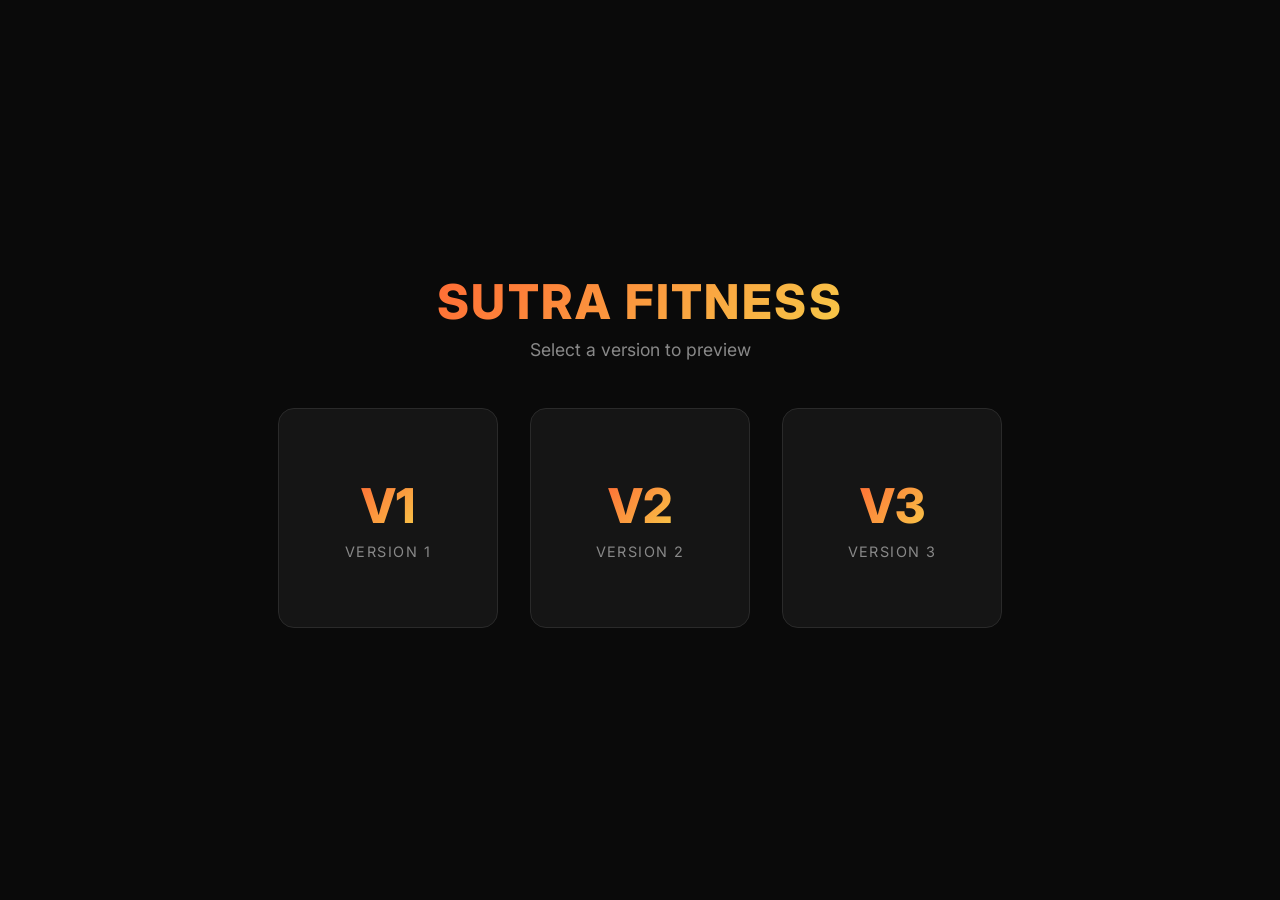
<file: index.html>
<!DOCTYPE html>
<html lang="en">
<head>
    <meta charset="UTF-8">
    <meta name="viewport" content="width=device-width, initial-scale=1.0">
    <title>Sutra Fitness — All Versions</title>

    <!-- Favicon -->
    <link rel="icon" href="favicon.ico" type="image/x-icon">
    <link rel="apple-touch-icon" href="apple-touch-icon.png">

    <link rel="preconnect" href="https://fonts.googleapis.com">
    <link rel="preconnect" href="https://fonts.gstatic.com" crossorigin>
    <link href="https://fonts.googleapis.com/css2?family=Inter:wght@400;600;700;800&display=swap" rel="stylesheet">
    <style>
        * { margin: 0; padding: 0; box-sizing: border-box; }
        body {
            font-family: 'Inter', sans-serif;
            background: #0a0a0a;
            color: #fff;
            min-height: 100vh;
            display: flex;
            flex-direction: column;
            align-items: center;
            justify-content: center;
            padding: 2rem;
        }
        h1 {
            font-size: 3rem;
            font-weight: 800;
            text-transform: uppercase;
            letter-spacing: 0.05em;
            margin-bottom: 0.5rem;
            background: linear-gradient(135deg, #ff6b35, #f7c948);
            -webkit-background-clip: text;
            -webkit-text-fill-color: transparent;
        }
        p.sub {
            color: #888;
            margin-bottom: 3rem;
            font-size: 1.1rem;
        }
        .cards {
            display: flex;
            gap: 2rem;
            flex-wrap: wrap;
            justify-content: center;
        }
        a.card {
            display: flex;
            flex-direction: column;
            align-items: center;
            justify-content: center;
            width: 220px;
            height: 220px;
            background: #151515;
            border: 1px solid #2a2a2a;
            border-radius: 16px;
            text-decoration: none;
            color: #fff;
            transition: all 0.3s ease;
        }
        a.card:hover {
            border-color: #ff6b35;
            transform: translateY(-6px);
            box-shadow: 0 12px 40px rgba(255, 107, 53, 0.15);
        }
        a.card .version {
            font-size: 3rem;
            font-weight: 800;
            background: linear-gradient(135deg, #ff6b35, #f7c948);
            -webkit-background-clip: text;
            -webkit-text-fill-color: transparent;
        }
        a.card .label {
            margin-top: 0.5rem;
            font-size: 0.9rem;
            color: #888;
            text-transform: uppercase;
            letter-spacing: 0.1em;
        }
    </style>
</head>
<body>
    <h1>Sutra Fitness</h1>
    <p class="sub">Select a version to preview</p>
    <div class="cards">
        <a class="card" href="v1/">
            <span class="version">V1</span>
            <span class="label">Version 1</span>
        </a>
        <a class="card" href="v2/">
            <span class="version">V2</span>
            <span class="label">Version 2</span>
        </a>
        <a class="card" href="v3/">
            <span class="version">V3</span>
            <span class="label">Version 3</span>
        </a>
    </div>
</body>
</html>
</file>
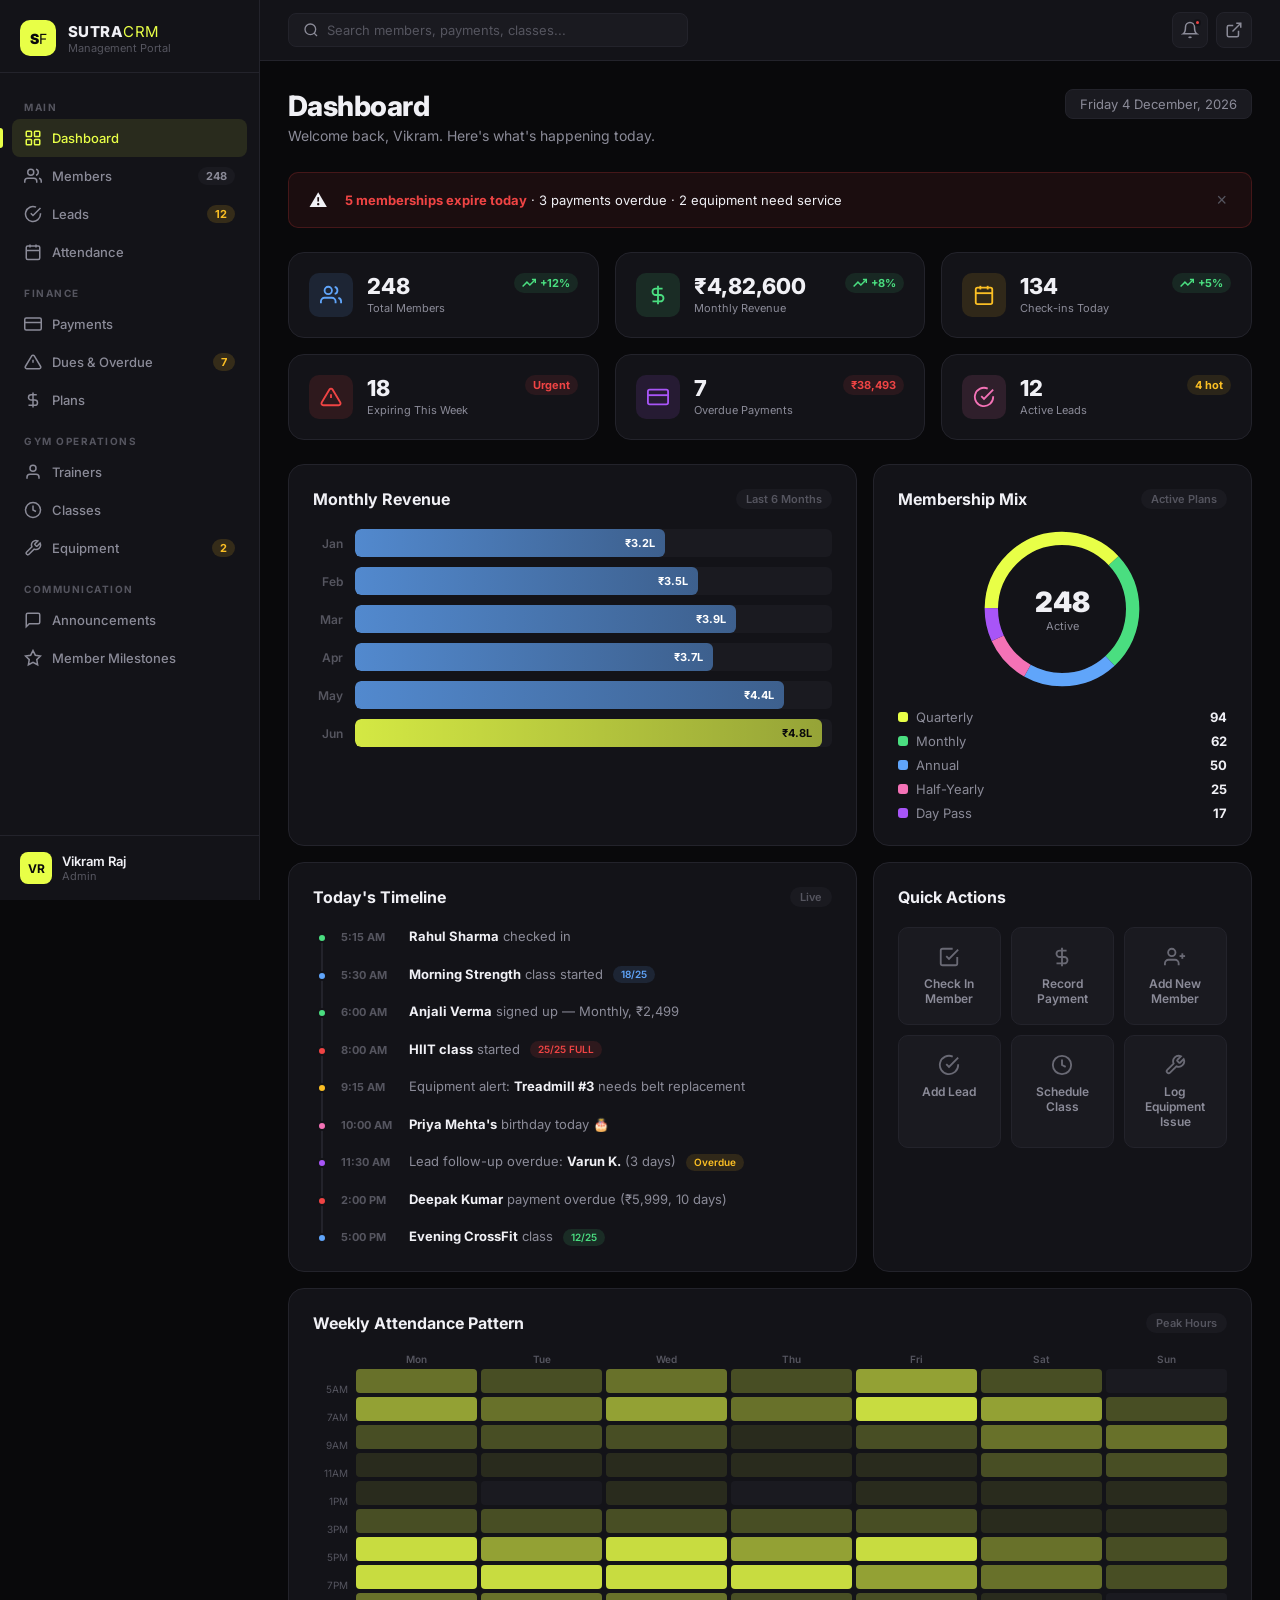
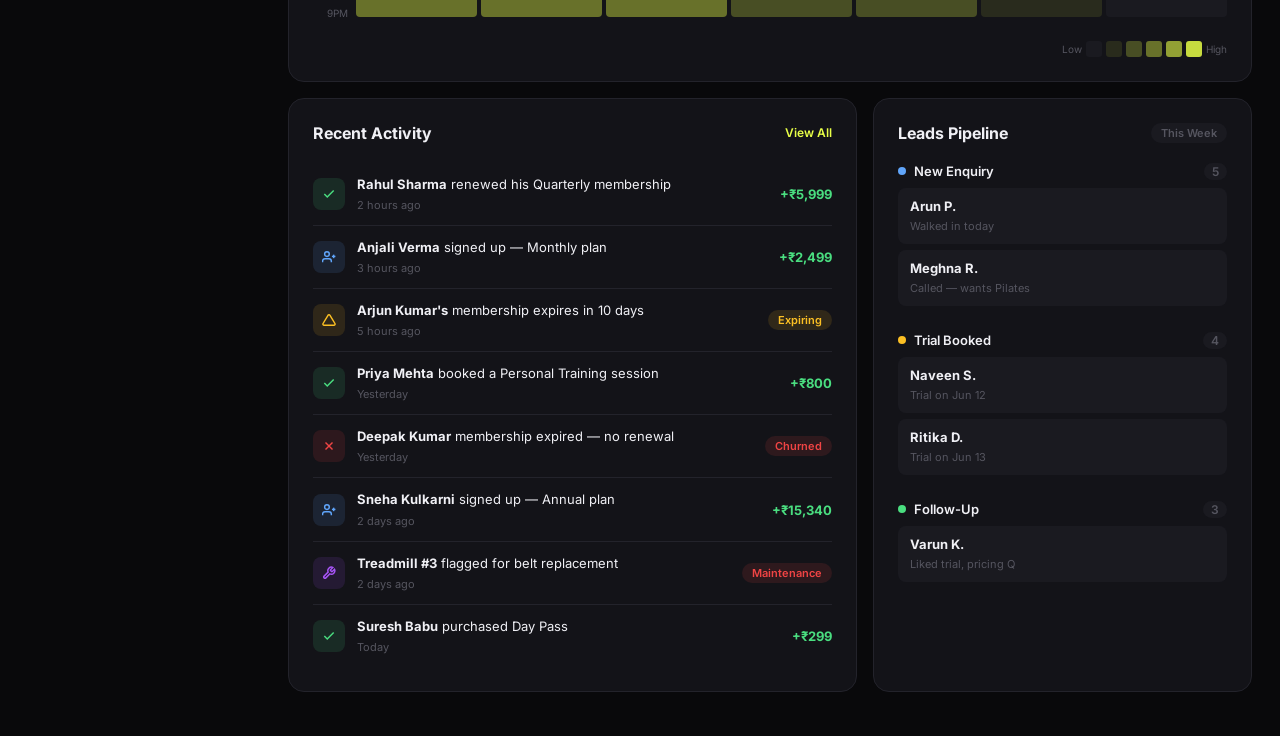
<file: v3/index.html>
<!DOCTYPE html>
<html lang="en">
<head>
    <meta charset="UTF-8">
    <meta name="viewport" content="width=device-width, initial-scale=1.0">
    <title>Sutra Fitness — CRM Dashboard</title>

    <!-- Favicon -->
    <link rel="icon" href="../favicon.ico" type="image/x-icon">
    <link rel="apple-touch-icon" href="../apple-touch-icon.png">

    <!-- Open Graph -->
    <meta property="og:type" content="website">
    <meta property="og:title" content="Sutra Fitness — CRM Dashboard">
    <meta property="og:description" content="Gym management CRM dashboard — Version 3">
    <meta property="og:image" content="https://prasadrawas.github.io/sutra-fitness/v3/assets/og-image.png">
    <meta property="og:url" content="https://prasadrawas.github.io/sutra-fitness/v3/">
    <meta name="twitter:card" content="summary_large_image">
    <meta name="twitter:title" content="Sutra Fitness — CRM Dashboard">
    <meta name="twitter:image" content="https://prasadrawas.github.io/sutra-fitness/v3/assets/og-image.png">

    <link rel="preconnect" href="https://fonts.googleapis.com">
    <link rel="preconnect" href="https://fonts.gstatic.com" crossorigin>
    <link href="https://fonts.googleapis.com/css2?family=Inter:wght@300;400;500;600;700;800;900&display=swap" rel="stylesheet">
    <link rel="stylesheet" href="style.css">
</head>
<body>

    <!-- ==========================================
         SIDEBAR
         ========================================== -->
    <aside class="sidebar" id="sidebar">
        <div class="sidebar-header">
            <div class="sidebar-logo">S<span>F</span></div>
            <div class="sidebar-brand">
                <span class="brand-name">SUTRA<span>CRM</span></span>
                <span class="brand-sub">Management Portal</span>
            </div>
        </div>

        <nav class="sidebar-nav">
            <span class="nav-group-label">Main</span>
            <a href="#" class="sidebar-link active" data-page="dashboard">
                <svg width="18" height="18" viewBox="0 0 24 24" fill="none" stroke="currentColor" stroke-width="2"><rect x="3" y="3" width="7" height="7" rx="1"/><rect x="14" y="3" width="7" height="7" rx="1"/><rect x="3" y="14" width="7" height="7" rx="1"/><rect x="14" y="14" width="7" height="7" rx="1"/></svg>
                <span>Dashboard</span>
            </a>
            <a href="#" class="sidebar-link" data-page="members">
                <svg width="18" height="18" viewBox="0 0 24 24" fill="none" stroke="currentColor" stroke-width="2"><path d="M17 21v-2a4 4 0 0 0-4-4H5a4 4 0 0 0-4 4v2"/><circle cx="9" cy="7" r="4"/><path d="M23 21v-2a4 4 0 0 0-3-3.87"/><path d="M16 3.13a4 4 0 0 1 0 7.75"/></svg>
                <span>Members</span>
                <span class="sidebar-badge">248</span>
            </a>
            <a href="#" class="sidebar-link" data-page="leads">
                <svg width="18" height="18" viewBox="0 0 24 24" fill="none" stroke="currentColor" stroke-width="2"><path d="M22 11.08V12a10 10 0 1 1-5.93-9.14"/><polyline points="22 4 12 14.01 9 11.01"/></svg>
                <span>Leads</span>
                <span class="sidebar-badge badge-warn">12</span>
            </a>
            <a href="#" class="sidebar-link" data-page="attendance">
                <svg width="18" height="18" viewBox="0 0 24 24" fill="none" stroke="currentColor" stroke-width="2"><rect x="3" y="4" width="18" height="18" rx="2" ry="2"/><line x1="16" y1="2" x2="16" y2="6"/><line x1="8" y1="2" x2="8" y2="6"/><line x1="3" y1="10" x2="21" y2="10"/></svg>
                <span>Attendance</span>
            </a>

            <span class="nav-group-label">Finance</span>
            <a href="#" class="sidebar-link" data-page="payments">
                <svg width="18" height="18" viewBox="0 0 24 24" fill="none" stroke="currentColor" stroke-width="2"><rect x="1" y="4" width="22" height="16" rx="2" ry="2"/><line x1="1" y1="10" x2="23" y2="10"/></svg>
                <span>Payments</span>
            </a>
            <a href="#" class="sidebar-link" data-page="dues">
                <svg width="18" height="18" viewBox="0 0 24 24" fill="none" stroke="currentColor" stroke-width="2"><path d="M10.29 3.86L1.82 18a2 2 0 0 0 1.71 3h16.94a2 2 0 0 0 1.71-3L13.71 3.86a2 2 0 0 0-3.42 0z"/><line x1="12" y1="9" x2="12" y2="13"/><line x1="12" y1="17" x2="12.01" y2="17"/></svg>
                <span>Dues &amp; Overdue</span>
                <span class="sidebar-badge badge-warn">7</span>
            </a>
            <a href="#" class="sidebar-link" data-page="plans">
                <svg width="18" height="18" viewBox="0 0 24 24" fill="none" stroke="currentColor" stroke-width="2"><path d="M12 2v20M17 5H9.5a3.5 3.5 0 0 0 0 7h5a3.5 3.5 0 0 1 0 7H6"/></svg>
                <span>Plans</span>
            </a>

            <span class="nav-group-label">Gym Operations</span>
            <a href="#" class="sidebar-link" data-page="trainers">
                <svg width="18" height="18" viewBox="0 0 24 24" fill="none" stroke="currentColor" stroke-width="2"><path d="M20 21v-2a4 4 0 0 0-4-4H8a4 4 0 0 0-4 4v2"/><circle cx="12" cy="7" r="4"/></svg>
                <span>Trainers</span>
            </a>
            <a href="#" class="sidebar-link" data-page="classes">
                <svg width="18" height="18" viewBox="0 0 24 24" fill="none" stroke="currentColor" stroke-width="2"><circle cx="12" cy="12" r="10"/><polyline points="12 6 12 12 16 14"/></svg>
                <span>Classes</span>
            </a>
            <a href="#" class="sidebar-link" data-page="equipment">
                <svg width="18" height="18" viewBox="0 0 24 24" fill="none" stroke="currentColor" stroke-width="2"><path d="M14.7 6.3a1 1 0 0 0 0 1.4l1.6 1.6a1 1 0 0 0 1.4 0l3.77-3.77a6 6 0 0 1-7.94 7.94l-6.91 6.91a2.12 2.12 0 0 1-3-3l6.91-6.91a6 6 0 0 1 7.94-7.94l-3.76 3.76z"/></svg>
                <span>Equipment</span>
                <span class="sidebar-badge badge-warn">2</span>
            </a>

            <span class="nav-group-label">Communication</span>
            <a href="#" class="sidebar-link" data-page="announcements">
                <svg width="18" height="18" viewBox="0 0 24 24" fill="none" stroke="currentColor" stroke-width="2"><path d="M21 15a2 2 0 0 1-2 2H7l-4 4V5a2 2 0 0 1 2-2h14a2 2 0 0 1 2 2z"/></svg>
                <span>Announcements</span>
            </a>
            <a href="#" class="sidebar-link" data-page="milestones">
                <svg width="18" height="18" viewBox="0 0 24 24" fill="none" stroke="currentColor" stroke-width="2"><path d="M12 2L15.09 8.26L22 9.27L17 14.14L18.18 21.02L12 17.77L5.82 21.02L7 14.14L2 9.27L8.91 8.26L12 2z"/></svg>
                <span>Member Milestones</span>
            </a>
        </nav>

        <div class="sidebar-footer">
            <div class="sidebar-user">
                <div class="user-avatar">VR</div>
                <div class="user-info">
                    <span class="user-name">Vikram Raj</span>
                    <span class="user-role">Admin</span>
                </div>
            </div>
        </div>
    </aside>

    <!-- ==========================================
         MAIN CONTENT
         ========================================== -->
    <main class="main" id="main">

        <!-- Top Bar -->
        <header class="topbar">
            <button class="topbar-toggle" id="sidebarToggle" aria-label="Toggle sidebar">
                <svg width="20" height="20" viewBox="0 0 24 24" fill="none" stroke="currentColor" stroke-width="2"><line x1="3" y1="6" x2="21" y2="6"/><line x1="3" y1="12" x2="21" y2="12"/><line x1="3" y1="18" x2="21" y2="18"/></svg>
            </button>
            <div class="topbar-search">
                <svg width="16" height="16" viewBox="0 0 24 24" fill="none" stroke="currentColor" stroke-width="2"><circle cx="11" cy="11" r="8"/><line x1="21" y1="21" x2="16.65" y2="16.65"/></svg>
                <input type="text" placeholder="Search members, payments, classes..." id="globalSearch">
            </div>
            <div class="topbar-actions">
                <button class="topbar-btn notification-btn" aria-label="Notifications">
                    <svg width="18" height="18" viewBox="0 0 24 24" fill="none" stroke="currentColor" stroke-width="2"><path d="M18 8A6 6 0 0 0 6 8c0 7-3 9-3 9h18s-3-2-3-9"/><path d="M13.73 21a2 2 0 0 1-3.46 0"/></svg>
                    <span class="notif-dot"></span>
                </button>
                <a href="../v2/index.html" class="topbar-btn" title="View Website" aria-label="View website">
                    <svg width="18" height="18" viewBox="0 0 24 24" fill="none" stroke="currentColor" stroke-width="2"><path d="M18 13v6a2 2 0 0 1-2 2H5a2 2 0 0 1-2-2V8a2 2 0 0 1 2-2h6"/><polyline points="15 3 21 3 21 9"/><line x1="10" y1="14" x2="21" y2="3"/></svg>
                </a>
            </div>
        </header>

        <!-- ========================================
             PAGE: DASHBOARD
             ======================================== -->
        <div class="page active" id="page-dashboard">
            <div class="page-header">
                <div>
                    <h1 class="page-title">Dashboard</h1>
                    <p class="page-sub">Welcome back, Vikram. Here's what's happening today.</p>
                </div>
                <div class="page-header-actions">
                    <span class="today-date" id="todayDate"></span>
                </div>
            </div>

            <!-- Alert Banner -->
            <div class="alert-banner" id="alertBanner">
                <span class="alert-banner-icon">&#9888;</span>
                <span class="alert-banner-text"><strong>5 memberships expire today</strong> &middot; 3 payments overdue &middot; 2 equipment need service</span>
                <button class="alert-banner-close" id="alertClose">&times;</button>
            </div>

            <!-- KPI Cards (6) -->
            <div class="kpi-grid">
                <div class="kpi-card">
                    <div class="kpi-icon kpi-blue">
                        <svg width="22" height="22" viewBox="0 0 24 24" fill="none" stroke="currentColor" stroke-width="2"><path d="M17 21v-2a4 4 0 0 0-4-4H5a4 4 0 0 0-4 4v2"/><circle cx="9" cy="7" r="4"/><path d="M23 21v-2a4 4 0 0 0-3-3.87"/><path d="M16 3.13a4 4 0 0 1 0 7.75"/></svg>
                    </div>
                    <div class="kpi-data">
                        <span class="kpi-value">248</span>
                        <span class="kpi-label">Total Members</span>
                    </div>
                    <div class="kpi-trend kpi-trend-up">
                        <svg width="14" height="14" viewBox="0 0 24 24" fill="none" stroke="currentColor" stroke-width="2.5"><polyline points="23 6 13.5 15.5 8.5 10.5 1 18"/><polyline points="17 6 23 6 23 12"/></svg>
                        +12%
                    </div>
                </div>
                <div class="kpi-card">
                    <div class="kpi-icon kpi-green">
                        <svg width="22" height="22" viewBox="0 0 24 24" fill="none" stroke="currentColor" stroke-width="2"><path d="M12 2v20M17 5H9.5a3.5 3.5 0 0 0 0 7h5a3.5 3.5 0 0 1 0 7H6"/></svg>
                    </div>
                    <div class="kpi-data">
                        <span class="kpi-value">&#8377;4,82,600</span>
                        <span class="kpi-label">Monthly Revenue</span>
                    </div>
                    <div class="kpi-trend kpi-trend-up">
                        <svg width="14" height="14" viewBox="0 0 24 24" fill="none" stroke="currentColor" stroke-width="2.5"><polyline points="23 6 13.5 15.5 8.5 10.5 1 18"/><polyline points="17 6 23 6 23 12"/></svg>
                        +8%
                    </div>
                </div>
                <div class="kpi-card">
                    <div class="kpi-icon kpi-amber">
                        <svg width="22" height="22" viewBox="0 0 24 24" fill="none" stroke="currentColor" stroke-width="2"><rect x="3" y="4" width="18" height="18" rx="2" ry="2"/><line x1="16" y1="2" x2="16" y2="6"/><line x1="8" y1="2" x2="8" y2="6"/><line x1="3" y1="10" x2="21" y2="10"/></svg>
                    </div>
                    <div class="kpi-data">
                        <span class="kpi-value">134</span>
                        <span class="kpi-label">Check-ins Today</span>
                    </div>
                    <div class="kpi-trend kpi-trend-up">
                        <svg width="14" height="14" viewBox="0 0 24 24" fill="none" stroke="currentColor" stroke-width="2.5"><polyline points="23 6 13.5 15.5 8.5 10.5 1 18"/><polyline points="17 6 23 6 23 12"/></svg>
                        +5%
                    </div>
                </div>
                <div class="kpi-card">
                    <div class="kpi-icon kpi-red">
                        <svg width="22" height="22" viewBox="0 0 24 24" fill="none" stroke="currentColor" stroke-width="2"><path d="M10.29 3.86L1.82 18a2 2 0 0 0 1.71 3h16.94a2 2 0 0 0 1.71-3L13.71 3.86a2 2 0 0 0-3.42 0z"/><line x1="12" y1="9" x2="12" y2="13"/><line x1="12" y1="17" x2="12.01" y2="17"/></svg>
                    </div>
                    <div class="kpi-data">
                        <span class="kpi-value">18</span>
                        <span class="kpi-label">Expiring This Week</span>
                    </div>
                    <div class="kpi-trend kpi-trend-down">Urgent</div>
                </div>
                <div class="kpi-card">
                    <div class="kpi-icon kpi-purple">
                        <svg width="22" height="22" viewBox="0 0 24 24" fill="none" stroke="currentColor" stroke-width="2"><rect x="1" y="4" width="22" height="16" rx="2" ry="2"/><line x1="1" y1="10" x2="23" y2="10"/></svg>
                    </div>
                    <div class="kpi-data">
                        <span class="kpi-value">7</span>
                        <span class="kpi-label">Overdue Payments</span>
                    </div>
                    <div class="kpi-trend kpi-trend-down">&#8377;38,493</div>
                </div>
                <div class="kpi-card">
                    <div class="kpi-icon kpi-pink">
                        <svg width="22" height="22" viewBox="0 0 24 24" fill="none" stroke="currentColor" stroke-width="2"><path d="M22 11.08V12a10 10 0 1 1-5.93-9.14"/><polyline points="22 4 12 14.01 9 11.01"/></svg>
                    </div>
                    <div class="kpi-data">
                        <span class="kpi-value">12</span>
                        <span class="kpi-label">Active Leads</span>
                    </div>
                    <div class="kpi-trend kpi-trend-warn">4 hot</div>
                </div>
            </div>

            <!-- Charts Row -->
            <div class="dashboard-grid">
                <!-- Revenue Chart -->
                <div class="card card-lg">
                    <div class="card-header">
                        <h3>Monthly Revenue</h3>
                        <span class="card-tag">Last 6 Months</span>
                    </div>
                    <div class="chart-bar-container">
                        <div class="chart-bar-row"><span class="chart-label">Jan</span><div class="chart-bar-track"><div class="chart-bar" style="width:65%"><span>&#8377;3.2L</span></div></div></div>
                        <div class="chart-bar-row"><span class="chart-label">Feb</span><div class="chart-bar-track"><div class="chart-bar" style="width:72%"><span>&#8377;3.5L</span></div></div></div>
                        <div class="chart-bar-row"><span class="chart-label">Mar</span><div class="chart-bar-track"><div class="chart-bar" style="width:80%"><span>&#8377;3.9L</span></div></div></div>
                        <div class="chart-bar-row"><span class="chart-label">Apr</span><div class="chart-bar-track"><div class="chart-bar" style="width:75%"><span>&#8377;3.7L</span></div></div></div>
                        <div class="chart-bar-row"><span class="chart-label">May</span><div class="chart-bar-track"><div class="chart-bar" style="width:90%"><span>&#8377;4.4L</span></div></div></div>
                        <div class="chart-bar-row"><span class="chart-label">Jun</span><div class="chart-bar-track"><div class="chart-bar chart-bar-accent" style="width:98%"><span>&#8377;4.8L</span></div></div></div>
                    </div>
                </div>

                <!-- Membership Breakdown -->
                <div class="card">
                    <div class="card-header">
                        <h3>Membership Mix</h3>
                        <span class="card-tag">Active Plans</span>
                    </div>
                    <div class="donut-chart">
                        <svg viewBox="0 0 36 36" class="donut">
                            <circle cx="18" cy="18" r="15.9" fill="none" stroke="var(--border)" stroke-width="3"/>
                            <circle cx="18" cy="18" r="15.9" fill="none" stroke="#e8ff47" stroke-width="3" stroke-dasharray="38 62" stroke-dashoffset="25"/>
                            <circle cx="18" cy="18" r="15.9" fill="none" stroke="#4ade80" stroke-width="3" stroke-dasharray="25 75" stroke-dashoffset="87"/>
                            <circle cx="18" cy="18" r="15.9" fill="none" stroke="#60a5fa" stroke-width="3" stroke-dasharray="20 80" stroke-dashoffset="62"/>
                            <circle cx="18" cy="18" r="15.9" fill="none" stroke="#f472b6" stroke-width="3" stroke-dasharray="10 90" stroke-dashoffset="42"/>
                            <circle cx="18" cy="18" r="15.9" fill="none" stroke="#a855f7" stroke-width="3" stroke-dasharray="7 93" stroke-dashoffset="32"/>
                        </svg>
                        <div class="donut-center">
                            <span class="donut-total">248</span>
                            <span class="donut-label">Active</span>
                        </div>
                    </div>
                    <div class="donut-legend">
                        <div class="legend-row"><span class="legend-color" style="background:#e8ff47"></span>Quarterly<span class="legend-val">94</span></div>
                        <div class="legend-row"><span class="legend-color" style="background:#4ade80"></span>Monthly<span class="legend-val">62</span></div>
                        <div class="legend-row"><span class="legend-color" style="background:#60a5fa"></span>Annual<span class="legend-val">50</span></div>
                        <div class="legend-row"><span class="legend-color" style="background:#f472b6"></span>Half-Yearly<span class="legend-val">25</span></div>
                        <div class="legend-row"><span class="legend-color" style="background:#a855f7"></span>Day Pass<span class="legend-val">17</span></div>
                    </div>
                </div>
            </div>

            <!-- Today's Timeline -->
            <div class="dashboard-grid">
                <div class="card card-lg">
                    <div class="card-header">
                        <h3>Today's Timeline</h3>
                        <span class="card-tag">Live</span>
                    </div>
                    <div class="timeline">
                        <div class="timeline-item tl-green"><span class="timeline-time">5:15 AM</span> <span class="timeline-text"><strong>Rahul Sharma</strong> checked in</span></div>
                        <div class="timeline-item tl-blue"><span class="timeline-time">5:30 AM</span> <span class="timeline-text"><strong>Morning Strength</strong> class started</span> <span class="timeline-tag timeline-tag-blue">18/25</span></div>
                        <div class="timeline-item tl-green"><span class="timeline-time">6:00 AM</span> <span class="timeline-text"><strong>Anjali Verma</strong> signed up — Monthly, &#8377;2,499</span></div>
                        <div class="timeline-item tl-red"><span class="timeline-time">8:00 AM</span> <span class="timeline-text"><strong>HIIT class</strong> started</span> <span class="timeline-tag timeline-tag-red">25/25 FULL</span></div>
                        <div class="timeline-item tl-amber"><span class="timeline-time">9:15 AM</span> <span class="timeline-text">Equipment alert: <strong>Treadmill #3</strong> needs belt replacement</span></div>
                        <div class="timeline-item tl-pink"><span class="timeline-time">10:00 AM</span> <span class="timeline-text"><strong>Priya Mehta's</strong> birthday today &#127874;</span></div>
                        <div class="timeline-item tl-purple"><span class="timeline-time">11:30 AM</span> <span class="timeline-text">Lead follow-up overdue: <strong>Varun K.</strong> (3 days)</span> <span class="timeline-tag timeline-tag-amber">Overdue</span></div>
                        <div class="timeline-item tl-red"><span class="timeline-time">2:00 PM</span> <span class="timeline-text"><strong>Deepak Kumar</strong> payment overdue (&#8377;5,999, 10 days)</span></div>
                        <div class="timeline-item tl-blue"><span class="timeline-time">5:00 PM</span> <span class="timeline-text"><strong>Evening CrossFit</strong> class</span> <span class="timeline-tag timeline-tag-green">12/25</span></div>
                    </div>
                </div>

                <!-- Quick Actions -->
                <div class="card">
                    <div class="card-header">
                        <h3>Quick Actions</h3>
                    </div>
                    <div class="quick-actions">
                        <button class="quick-action-btn" data-navigate="attendance">
                            <svg width="22" height="22" viewBox="0 0 24 24" fill="none" stroke="currentColor" stroke-width="2"><polyline points="9 11 12 14 22 4"/><path d="M21 12v7a2 2 0 0 1-2 2H5a2 2 0 0 1-2-2V5a2 2 0 0 1 2-2h11"/></svg>
                            Check In Member
                        </button>
                        <button class="quick-action-btn" data-navigate="payments">
                            <svg width="22" height="22" viewBox="0 0 24 24" fill="none" stroke="currentColor" stroke-width="2"><path d="M12 2v20M17 5H9.5a3.5 3.5 0 0 0 0 7h5a3.5 3.5 0 0 1 0 7H6"/></svg>
                            Record Payment
                        </button>
                        <button class="quick-action-btn" data-navigate="members">
                            <svg width="22" height="22" viewBox="0 0 24 24" fill="none" stroke="currentColor" stroke-width="2"><path d="M16 21v-2a4 4 0 0 0-4-4H5a4 4 0 0 0-4 4v2"/><circle cx="8.5" cy="7" r="4"/><line x1="20" y1="8" x2="20" y2="14"/><line x1="23" y1="11" x2="17" y2="11"/></svg>
                            Add New Member
                        </button>
                        <button class="quick-action-btn" data-navigate="leads">
                            <svg width="22" height="22" viewBox="0 0 24 24" fill="none" stroke="currentColor" stroke-width="2"><path d="M22 11.08V12a10 10 0 1 1-5.93-9.14"/><polyline points="22 4 12 14.01 9 11.01"/></svg>
                            Add Lead
                        </button>
                        <button class="quick-action-btn" data-navigate="classes">
                            <svg width="22" height="22" viewBox="0 0 24 24" fill="none" stroke="currentColor" stroke-width="2"><circle cx="12" cy="12" r="10"/><polyline points="12 6 12 12 16 14"/></svg>
                            Schedule Class
                        </button>
                        <button class="quick-action-btn" data-navigate="equipment">
                            <svg width="22" height="22" viewBox="0 0 24 24" fill="none" stroke="currentColor" stroke-width="2"><path d="M14.7 6.3a1 1 0 0 0 0 1.4l1.6 1.6a1 1 0 0 0 1.4 0l3.77-3.77a6 6 0 0 1-7.94 7.94l-6.91 6.91a2.12 2.12 0 0 1-3-3l6.91-6.91a6 6 0 0 1 7.94-7.94l-3.76 3.76z"/></svg>
                            Log Equipment Issue
                        </button>
                    </div>
                </div>
            </div>

            <!-- Attendance Heatmap -->
            <div class="card">
                <div class="card-header">
                    <h3>Weekly Attendance Pattern</h3>
                    <span class="card-tag">Peak Hours</span>
                </div>
                <div class="heatmap">
                    <div class="heatmap-y">
                        <span>5AM</span><span>7AM</span><span>9AM</span><span>11AM</span><span>1PM</span><span>3PM</span><span>5PM</span><span>7PM</span><span>9PM</span>
                    </div>
                    <div class="heatmap-grid">
                        <div class="heatmap-x"><span>Mon</span><span>Tue</span><span>Wed</span><span>Thu</span><span>Fri</span><span>Sat</span><span>Sun</span></div>
                        <div class="hm-row"><div class="hm-cell hm-3" title="Mon 5AM: 28"></div><div class="hm-cell hm-2" title="Tue 5AM: 22"></div><div class="hm-cell hm-3" title="Wed 5AM: 30"></div><div class="hm-cell hm-2" title="Thu 5AM: 20"></div><div class="hm-cell hm-4" title="Fri 5AM: 35"></div><div class="hm-cell hm-2" title="Sat 5AM: 18"></div><div class="hm-cell hm-0" title="Sun 5AM: Closed"></div></div>
                        <div class="hm-row"><div class="hm-cell hm-4" title="Mon 7AM: 42"></div><div class="hm-cell hm-3" title="Tue 7AM: 35"></div><div class="hm-cell hm-4" title="Wed 7AM: 45"></div><div class="hm-cell hm-3" title="Thu 7AM: 38"></div><div class="hm-cell hm-5" title="Fri 7AM: 50"></div><div class="hm-cell hm-4" title="Sat 7AM: 40"></div><div class="hm-cell hm-2" title="Sun 7AM: 20"></div></div>
                        <div class="hm-row"><div class="hm-cell hm-2" title="Mon 9AM: 18"></div><div class="hm-cell hm-2" title="Tue 9AM: 15"></div><div class="hm-cell hm-2" title="Wed 9AM: 20"></div><div class="hm-cell hm-1" title="Thu 9AM: 12"></div><div class="hm-cell hm-2" title="Fri 9AM: 16"></div><div class="hm-cell hm-3" title="Sat 9AM: 28"></div><div class="hm-cell hm-3" title="Sun 9AM: 25"></div></div>
                        <div class="hm-row"><div class="hm-cell hm-1"></div><div class="hm-cell hm-1"></div><div class="hm-cell hm-1"></div><div class="hm-cell hm-1"></div><div class="hm-cell hm-1"></div><div class="hm-cell hm-2"></div><div class="hm-cell hm-2"></div></div>
                        <div class="hm-row"><div class="hm-cell hm-1"></div><div class="hm-cell hm-0"></div><div class="hm-cell hm-1"></div><div class="hm-cell hm-0"></div><div class="hm-cell hm-1"></div><div class="hm-cell hm-1"></div><div class="hm-cell hm-1"></div></div>
                        <div class="hm-row"><div class="hm-cell hm-2"></div><div class="hm-cell hm-2"></div><div class="hm-cell hm-2"></div><div class="hm-cell hm-2"></div><div class="hm-cell hm-2"></div><div class="hm-cell hm-1"></div><div class="hm-cell hm-1"></div></div>
                        <div class="hm-row"><div class="hm-cell hm-5" title="Mon 5PM: 55"></div><div class="hm-cell hm-4" title="Tue 5PM: 48"></div><div class="hm-cell hm-5" title="Wed 5PM: 52"></div><div class="hm-cell hm-4" title="Thu 5PM: 45"></div><div class="hm-cell hm-5" title="Fri 5PM: 58"></div><div class="hm-cell hm-3" title="Sat 5PM: 30"></div><div class="hm-cell hm-2" title="Sun 5PM: 18"></div></div>
                        <div class="hm-row"><div class="hm-cell hm-5"></div><div class="hm-cell hm-5"></div><div class="hm-cell hm-5"></div><div class="hm-cell hm-5"></div><div class="hm-cell hm-4"></div><div class="hm-cell hm-3"></div><div class="hm-cell hm-2"></div></div>
                        <div class="hm-row"><div class="hm-cell hm-3"></div><div class="hm-cell hm-3"></div><div class="hm-cell hm-3"></div><div class="hm-cell hm-2"></div><div class="hm-cell hm-2"></div><div class="hm-cell hm-1"></div><div class="hm-cell hm-0"></div></div>
                    </div>
                </div>
                <div class="heatmap-legend">
                    <span>Low</span>
                    <div class="hm-cell hm-0 hm-legend-cell"></div><div class="hm-cell hm-1 hm-legend-cell"></div><div class="hm-cell hm-2 hm-legend-cell"></div><div class="hm-cell hm-3 hm-legend-cell"></div><div class="hm-cell hm-4 hm-legend-cell"></div><div class="hm-cell hm-5 hm-legend-cell"></div>
                    <span>High</span>
                </div>
            </div>

            <!-- Bottom Row: Recent Activity + Leads Pipeline -->
            <div class="dashboard-grid">
                <div class="card card-lg">
                    <div class="card-header">
                        <h3>Recent Activity</h3>
                        <a href="#" class="card-link">View All</a>
                    </div>
                    <div class="activity-list">
                        <div class="activity-item">
                            <div class="activity-icon act-green"><svg width="14" height="14" viewBox="0 0 24 24" fill="none" stroke="currentColor" stroke-width="2.5"><polyline points="20 6 9 17 4 12"/></svg></div>
                            <div class="activity-body"><span><strong>Rahul Sharma</strong> renewed his Quarterly membership</span><span class="activity-time">2 hours ago</span></div>
                            <span class="activity-amount act-green">+&#8377;5,999</span>
                        </div>
                        <div class="activity-item">
                            <div class="activity-icon act-blue"><svg width="14" height="14" viewBox="0 0 24 24" fill="none" stroke="currentColor" stroke-width="2.5"><path d="M16 21v-2a4 4 0 0 0-4-4H5a4 4 0 0 0-4 4v2"/><circle cx="8.5" cy="7" r="4"/><line x1="20" y1="8" x2="20" y2="14"/><line x1="23" y1="11" x2="17" y2="11"/></svg></div>
                            <div class="activity-body"><span><strong>Anjali Verma</strong> signed up — Monthly plan</span><span class="activity-time">3 hours ago</span></div>
                            <span class="activity-amount act-green">+&#8377;2,499</span>
                        </div>
                        <div class="activity-item">
                            <div class="activity-icon act-amber"><svg width="14" height="14" viewBox="0 0 24 24" fill="none" stroke="currentColor" stroke-width="2.5"><path d="M10.29 3.86L1.82 18a2 2 0 0 0 1.71 3h16.94a2 2 0 0 0 1.71-3L13.71 3.86a2 2 0 0 0-3.42 0z"/></svg></div>
                            <div class="activity-body"><span><strong>Arjun Kumar's</strong> membership expires in 10 days</span><span class="activity-time">5 hours ago</span></div>
                            <span class="activity-tag tag-warn">Expiring</span>
                        </div>
                        <div class="activity-item">
                            <div class="activity-icon act-green"><svg width="14" height="14" viewBox="0 0 24 24" fill="none" stroke="currentColor" stroke-width="2.5"><polyline points="20 6 9 17 4 12"/></svg></div>
                            <div class="activity-body"><span><strong>Priya Mehta</strong> booked a Personal Training session</span><span class="activity-time">Yesterday</span></div>
                            <span class="activity-amount act-green">+&#8377;800</span>
                        </div>
                        <div class="activity-item">
                            <div class="activity-icon act-red"><svg width="14" height="14" viewBox="0 0 24 24" fill="none" stroke="currentColor" stroke-width="2.5"><line x1="18" y1="6" x2="6" y2="18"/><line x1="6" y1="6" x2="18" y2="18"/></svg></div>
                            <div class="activity-body"><span><strong>Deepak Kumar</strong> membership expired — no renewal</span><span class="activity-time">Yesterday</span></div>
                            <span class="activity-tag tag-danger">Churned</span>
                        </div>
                        <div class="activity-item">
                            <div class="activity-icon act-blue"><svg width="14" height="14" viewBox="0 0 24 24" fill="none" stroke="currentColor" stroke-width="2.5"><path d="M16 21v-2a4 4 0 0 0-4-4H5a4 4 0 0 0-4 4v2"/><circle cx="8.5" cy="7" r="4"/><line x1="20" y1="8" x2="20" y2="14"/><line x1="23" y1="11" x2="17" y2="11"/></svg></div>
                            <div class="activity-body"><span><strong>Sneha Kulkarni</strong> signed up — Annual plan</span><span class="activity-time">2 days ago</span></div>
                            <span class="activity-amount act-green">+&#8377;15,340</span>
                        </div>
                        <div class="activity-item">
                            <div class="activity-icon act-purple"><svg width="14" height="14" viewBox="0 0 24 24" fill="none" stroke="currentColor" stroke-width="2.5"><path d="M14.7 6.3a1 1 0 0 0 0 1.4l1.6 1.6a1 1 0 0 0 1.4 0l3.77-3.77a6 6 0 0 1-7.94 7.94l-6.91 6.91a2.12 2.12 0 0 1-3-3l6.91-6.91a6 6 0 0 1 7.94-7.94l-3.76 3.76z"/></svg></div>
                            <div class="activity-body"><span><strong>Treadmill #3</strong> flagged for belt replacement</span><span class="activity-time">2 days ago</span></div>
                            <span class="activity-tag tag-danger">Maintenance</span>
                        </div>
                        <div class="activity-item">
                            <div class="activity-icon act-green"><svg width="14" height="14" viewBox="0 0 24 24" fill="none" stroke="currentColor" stroke-width="2.5"><polyline points="20 6 9 17 4 12"/></svg></div>
                            <div class="activity-body"><span><strong>Suresh Babu</strong> purchased Day Pass</span><span class="activity-time">Today</span></div>
                            <span class="activity-amount act-green">+&#8377;299</span>
                        </div>
                    </div>
                </div>

                <div class="card">
                    <div class="card-header">
                        <h3>Leads Pipeline</h3>
                        <span class="card-tag">This Week</span>
                    </div>
                    <div class="leads-pipeline">
                        <div class="lead-stage">
                            <div class="lead-stage-header"><span class="lead-stage-dot" style="background:#60a5fa"></span><span>New Enquiry</span><span class="lead-stage-count">5</span></div>
                            <div class="lead-mini-card"><strong>Arun P.</strong><span>Walked in today</span></div>
                            <div class="lead-mini-card"><strong>Meghna R.</strong><span>Called — wants Pilates</span></div>
                        </div>
                        <div class="lead-stage">
                            <div class="lead-stage-header"><span class="lead-stage-dot" style="background:#fbbf24"></span><span>Trial Booked</span><span class="lead-stage-count">4</span></div>
                            <div class="lead-mini-card"><strong>Naveen S.</strong><span>Trial on Jun 12</span></div>
                            <div class="lead-mini-card"><strong>Ritika D.</strong><span>Trial on Jun 13</span></div>
                        </div>
                        <div class="lead-stage">
                            <div class="lead-stage-header"><span class="lead-stage-dot" style="background:#4ade80"></span><span>Follow-Up</span><span class="lead-stage-count">3</span></div>
                            <div class="lead-mini-card"><strong>Varun K.</strong><span>Liked trial, pricing Q</span></div>
                        </div>
                    </div>
                </div>
            </div>
        </div>

        <!-- ========================================
             PAGE: MEMBERS
             ======================================== -->
        <div class="page" id="page-members">
            <div class="page-header">
                <div>
                    <h1 class="page-title">Members</h1>
                    <p class="page-sub">Manage all gym members and their memberships</p>
                </div>
                <div class="page-header-actions">
                    <button class="btn btn-primary" onclick="document.getElementById('addMemberModal').classList.add('visible')">
                        <svg width="16" height="16" viewBox="0 0 24 24" fill="none" stroke="currentColor" stroke-width="2.5"><line x1="12" y1="5" x2="12" y2="19"/><line x1="5" y1="12" x2="19" y2="12"/></svg>
                        Add Member
                    </button>
                </div>
            </div>

            <!-- Summary Cards -->
            <div class="summary-grid">
                <div class="summary-card"><span class="sc-value">248</span><span class="sc-label">Total Members</span></div>
                <div class="summary-card sc-green"><span class="sc-value">210</span><span class="sc-label">Active</span></div>
                <div class="summary-card sc-amber"><span class="sc-value">18</span><span class="sc-label">Expiring Soon (&le;7 days)</span></div>
                <div class="summary-card sc-red"><span class="sc-value">20</span><span class="sc-label">Expired</span></div>
                <div class="summary-card sc-purple"><span class="sc-value">14</span><span class="sc-label">Ghost (30+ days)</span></div>
                <div class="summary-card sc-blue"><span class="sc-value">8</span><span class="sc-label">New This Month</span></div>
            </div>

            <!-- Filters -->
            <div class="filters-bar">
                <div class="filter-tabs">
                    <button class="filter-tab active">All (248)</button>
                    <button class="filter-tab">Active (210)</button>
                    <button class="filter-tab">Expiring (18)</button>
                    <button class="filter-tab">Expired (20)</button>
                    <button class="filter-tab">Ghost (14)</button>
                    <button class="filter-tab">New (8)</button>
                </div>
                <div class="filter-search">
                    <svg width="14" height="14" viewBox="0 0 24 24" fill="none" stroke="currentColor" stroke-width="2"><circle cx="11" cy="11" r="8"/><line x1="21" y1="21" x2="16.65" y2="16.65"/></svg>
                    <input type="text" placeholder="Search members...">
                </div>
            </div>

            <!-- Members Table -->
            <div class="table-container">
                <table class="data-table">
                    <thead>
                        <tr>
                            <th>Member</th>
                            <th>Phone</th>
                            <th>Plan</th>
                            <th>Amount Paid</th>
                            <th>Joined</th>
                            <th>Expires</th>
                            <th>Status</th>
                            <th>Last Visit</th>
                            <th>Trainer</th>
                            <th>Actions</th>
                        </tr>
                    </thead>
                    <tbody>
                        <tr>
                            <td class="td-member"><div class="member-avatar bg-1">RS</div><div><strong>Rahul Sharma</strong></div></td>
                            <td>+91 98765 43210</td>
                            <td><span class="plan-badge plan-quarterly">Quarterly</span></td>
                            <td class="td-amount">&#8377;5,999</td>
                            <td>Jan 15, 2024</td>
                            <td>Sep 15, 2026</td>
                            <td><span class="status-badge status-active">Active</span></td>
                            <td>Today</td>
                            <td>Vikram</td>
                            <td class="td-actions"><button class="action-btn" title="Edit">&#9998;</button><button class="action-btn" title="View">&#8599;</button></td>
                        </tr>
                        <tr>
                            <td class="td-member"><div class="member-avatar bg-2">PM</div><div><strong>Priya Mehta</strong></div></td>
                            <td>+91 87654 32109</td>
                            <td><span class="plan-badge plan-annual">Annual</span></td>
                            <td class="td-amount">&#8377;15,340</td>
                            <td>Mar 02, 2024</td>
                            <td>Mar 02, 2027</td>
                            <td><span class="status-badge status-active">Active</span></td>
                            <td>Today</td>
                            <td>Ananya</td>
                            <td class="td-actions"><button class="action-btn" title="Edit">&#9998;</button><button class="action-btn" title="View">&#8599;</button></td>
                        </tr>
                        <tr>
                            <td class="td-member"><div class="member-avatar bg-3">AK</div><div><strong>Arjun Kumar</strong></div></td>
                            <td>+91 76543 21098</td>
                            <td><span class="plan-badge plan-monthly">Monthly</span></td>
                            <td class="td-amount">&#8377;2,499</td>
                            <td>May 20, 2026</td>
                            <td>Jun 20, 2026</td>
                            <td><span class="status-badge status-expiring">Expiring</span></td>
                            <td>Yesterday</td>
                            <td>Karthik</td>
                            <td class="td-actions"><button class="action-btn" title="Edit">&#9998;</button><button class="action-btn" title="View">&#8599;</button></td>
                        </tr>
                        <tr>
                            <td class="td-member"><div class="member-avatar bg-4">SK</div><div><strong>Sneha Kulkarni</strong></div></td>
                            <td>+91 65432 10987</td>
                            <td><span class="plan-badge plan-annual">Annual</span></td>
                            <td class="td-amount">&#8377;15,340</td>
                            <td>Jun 05, 2026</td>
                            <td>Jun 05, 2027</td>
                            <td><span class="status-badge status-active">Active</span></td>
                            <td>Today</td>
                            <td>Meera</td>
                            <td class="td-actions"><button class="action-btn" title="Edit">&#9998;</button><button class="action-btn" title="View">&#8599;</button></td>
                        </tr>
                        <tr>
                            <td class="td-member"><div class="member-avatar bg-5">DK</div><div><strong>Deepak Kumar</strong></div></td>
                            <td>+91 54321 09876</td>
                            <td><span class="plan-badge plan-quarterly">Quarterly</span></td>
                            <td class="td-amount">&#8377;5,999</td>
                            <td>Sep 10, 2025</td>
                            <td>Jun 05, 2026</td>
                            <td><span class="status-badge status-expired">Expired</span></td>
                            <td>2 weeks ago</td>
                            <td>Vikram</td>
                            <td class="td-actions"><button class="action-btn" title="Edit">&#9998;</button><button class="action-btn" title="View">&#8599;</button></td>
                        </tr>
                        <tr>
                            <td class="td-member"><div class="member-avatar bg-6">AV</div><div><strong>Anjali Verma</strong></div></td>
                            <td>+91 43210 98765</td>
                            <td><span class="plan-badge plan-monthly">Monthly</span></td>
                            <td class="td-amount">&#8377;2,499</td>
                            <td>Jun 10, 2026</td>
                            <td>Jul 10, 2026</td>
                            <td><span class="status-badge status-new">New</span></td>
                            <td>Today</td>
                            <td>Ananya</td>
                            <td class="td-actions"><button class="action-btn" title="Edit">&#9998;</button><button class="action-btn" title="View">&#8599;</button></td>
                        </tr>
                        <tr>
                            <td class="td-member"><div class="member-avatar bg-7">VR</div><div><strong>Vikash Rathore</strong></div></td>
                            <td>+91 32109 87654</td>
                            <td><span class="plan-badge plan-half">Half-Yearly</span></td>
                            <td class="td-amount">&#8377;8,499</td>
                            <td>Jan 01, 2026</td>
                            <td>Jul 01, 2026</td>
                            <td><span class="status-badge status-active">Active</span></td>
                            <td>Today</td>
                            <td>Karthik</td>
                            <td class="td-actions"><button class="action-btn" title="Edit">&#9998;</button><button class="action-btn" title="View">&#8599;</button></td>
                        </tr>
                        <tr>
                            <td class="td-member"><div class="member-avatar bg-8">NP</div><div><strong>Neha Patil</strong></div></td>
                            <td>+91 21098 76543</td>
                            <td><span class="plan-badge plan-quarterly">Quarterly</span></td>
                            <td class="td-amount">&#8377;5,999</td>
                            <td>Apr 15, 2026</td>
                            <td>Jul 15, 2026</td>
                            <td><span class="status-badge status-active">Active</span></td>
                            <td>3 days ago</td>
                            <td>Meera</td>
                            <td class="td-actions"><button class="action-btn" title="Edit">&#9998;</button><button class="action-btn" title="View">&#8599;</button></td>
                        </tr>
                        <tr>
                            <td class="td-member"><div class="member-avatar bg-9">RG</div><div><strong>Rohan Gupta</strong></div></td>
                            <td>+91 91234 56780</td>
                            <td><span class="plan-badge plan-monthly">Monthly</span></td>
                            <td class="td-amount">&#8377;2,499</td>
                            <td>May 01, 2026</td>
                            <td>Jun 01, 2026</td>
                            <td><span class="status-badge status-expired">Expired</span></td>
                            <td>3 weeks ago</td>
                            <td>Vikram</td>
                            <td class="td-actions"><button class="action-btn" title="Edit">&#9998;</button><button class="action-btn" title="View">&#8599;</button></td>
                        </tr>
                        <tr>
                            <td class="td-member"><div class="member-avatar bg-10">KR</div><div><strong>Kavitha Reddy</strong></div></td>
                            <td>+91 81234 56789</td>
                            <td><span class="plan-badge plan-quarterly">Quarterly</span></td>
                            <td class="td-amount">&#8377;5,999</td>
                            <td>Mar 10, 2026</td>
                            <td>Sep 10, 2026</td>
                            <td><span class="status-badge status-active">Active</span></td>
                            <td>Today</td>
                            <td>Ananya</td>
                            <td class="td-actions"><button class="action-btn" title="Edit">&#9998;</button><button class="action-btn" title="View">&#8599;</button></td>
                        </tr>
                        <tr>
                            <td class="td-member"><div class="member-avatar bg-11">MJ</div><div><strong>Manish Joshi</strong></div></td>
                            <td>+91 71234 56788</td>
                            <td><span class="plan-badge plan-annual">Annual</span></td>
                            <td class="td-amount">&#8377;15,340</td>
                            <td>Feb 01, 2025</td>
                            <td>Feb 01, 2026</td>
                            <td><span class="status-badge status-ghost">Ghost</span></td>
                            <td>4 months ago</td>
                            <td>&#8212;</td>
                            <td class="td-actions"><button class="action-btn" title="Edit">&#9998;</button><button class="action-btn" title="View">&#8599;</button></td>
                        </tr>
                        <tr>
                            <td class="td-member"><div class="member-avatar bg-12">DN</div><div><strong>Divya Nair</strong></div></td>
                            <td>+91 61234 56787</td>
                            <td><span class="plan-badge plan-monthly">Monthly</span></td>
                            <td class="td-amount">&#8377;2,499</td>
                            <td>Jun 08, 2026</td>
                            <td>Jul 08, 2026</td>
                            <td><span class="status-badge status-active">Active</span></td>
                            <td>Yesterday</td>
                            <td>Karthik</td>
                            <td class="td-actions"><button class="action-btn" title="Edit">&#9998;</button><button class="action-btn" title="View">&#8599;</button></td>
                        </tr>
                        <tr>
                            <td class="td-member"><div class="member-avatar bg-13">SB</div><div><strong>Suresh Babu</strong></div></td>
                            <td>+91 51234 56786</td>
                            <td><span class="plan-badge plan-day">Day Pass</span></td>
                            <td class="td-amount">&#8377;299</td>
                            <td>Jun 10, 2026</td>
                            <td>Jun 10, 2026</td>
                            <td><span class="status-badge status-active">Active</span></td>
                            <td>Today</td>
                            <td>&#8212;</td>
                            <td class="td-actions"><button class="action-btn" title="Edit">&#9998;</button><button class="action-btn" title="View">&#8599;</button></td>
                        </tr>
                        <tr>
                            <td class="td-member"><div class="member-avatar bg-14">LI</div><div><strong>Lakshmi Iyer</strong></div></td>
                            <td>+91 41234 56785</td>
                            <td><span class="plan-badge plan-half">Half-Yearly</span></td>
                            <td class="td-amount">&#8377;8,499</td>
                            <td>Dec 01, 2025</td>
                            <td>Jun 01, 2026</td>
                            <td><span class="status-badge status-expiring">Expiring</span></td>
                            <td>5 days ago</td>
                            <td>Meera</td>
                            <td class="td-actions"><button class="action-btn" title="Edit">&#9998;</button><button class="action-btn" title="View">&#8599;</button></td>
                        </tr>
                        <tr>
                            <td class="td-member"><div class="member-avatar bg-15">AM</div><div><strong>Aditya Menon</strong></div></td>
                            <td>+91 31234 56784</td>
                            <td><span class="plan-badge plan-quarterly">Quarterly</span></td>
                            <td class="td-amount">&#8377;5,999</td>
                            <td>Apr 01, 2026</td>
                            <td>Jul 01, 2026</td>
                            <td><span class="status-badge status-active">Active</span></td>
                            <td>Today</td>
                            <td>Vikram</td>
                            <td class="td-actions"><button class="action-btn" title="Edit">&#9998;</button><button class="action-btn" title="View">&#8599;</button></td>
                        </tr>
                    </tbody>
                </table>
            </div>
            <div class="table-footer">
                <span>Showing 15 of 248 members</span>
                <div class="pagination">
                    <button class="page-btn" disabled>&laquo;</button>
                    <button class="page-btn active">1</button>
                    <button class="page-btn">2</button>
                    <button class="page-btn">3</button>
                    <span>...</span>
                    <button class="page-btn">17</button>
                    <button class="page-btn">&raquo;</button>
                </div>
            </div>
        </div>

        <!-- ========================================
             PAGE: ATTENDANCE
             ======================================== -->
        <div class="page" id="page-attendance">
            <div class="page-header">
                <div>
                    <h1 class="page-title">Attendance</h1>
                    <p class="page-sub">Daily check-in and check-out records</p>
                </div>
            </div>

            <div class="summary-grid">
                <div class="summary-card"><span class="sc-value">134</span><span class="sc-label">Total Check-ins</span></div>
                <div class="summary-card sc-green"><span class="sc-value">47</span><span class="sc-label">Currently In Gym</span></div>
                <div class="summary-card sc-amber"><span class="sc-value">7:00 AM</span><span class="sc-label">Peak Hour (52 people)</span></div>
                <div class="summary-card sc-blue"><span class="sc-value">1h 24m</span><span class="sc-label">Average Session</span></div>
            </div>

            <div class="table-container">
                <table class="data-table">
                    <thead>
                        <tr>
                            <th>#</th>
                            <th>Member</th>
                            <th>Check In</th>
                            <th>Check Out</th>
                            <th>Duration</th>
                            <th>Trainer Session?</th>
                        </tr>
                    </thead>
                    <tbody>
                        <tr><td>1</td><td class="td-member"><div class="member-avatar bg-1">RS</div><div><strong>Rahul Sharma</strong></div></td><td>5:15 AM</td><td>6:45 AM</td><td>1h 30m</td><td>Yes (Vikram)</td></tr>
                        <tr><td>2</td><td class="td-member"><div class="member-avatar bg-10">KR</div><div><strong>Kavitha Reddy</strong></div></td><td>5:20 AM</td><td>6:50 AM</td><td>1h 30m</td><td>No</td></tr>
                        <tr><td>3</td><td class="td-member"><div class="member-avatar bg-7">VR</div><div><strong>Vikash Rathore</strong></div></td><td>5:30 AM</td><td>7:00 AM</td><td>1h 30m</td><td>No</td></tr>
                        <tr><td>4</td><td class="td-member"><div class="member-avatar bg-15">AM</div><div><strong>Aditya Menon</strong></div></td><td>5:45 AM</td><td>7:15 AM</td><td>1h 30m</td><td>Yes (Vikram)</td></tr>
                        <tr><td>5</td><td class="td-member"><div class="member-avatar bg-2">PM</div><div><strong>Priya Mehta</strong></div></td><td>6:00 AM</td><td>7:30 AM</td><td>1h 30m</td><td>Yes (Ananya)</td></tr>
                        <tr><td>6</td><td class="td-member"><div class="member-avatar bg-12">DN</div><div><strong>Divya Nair</strong></div></td><td>6:15 AM</td><td>7:45 AM</td><td>1h 30m</td><td>No</td></tr>
                        <tr><td>7</td><td class="td-member"><div class="member-avatar bg-8">NP</div><div><strong>Neha Patil</strong></div></td><td>6:30 AM</td><td>8:00 AM</td><td>1h 30m</td><td>No</td></tr>
                        <tr><td>8</td><td class="td-member"><div class="member-avatar bg-6">AV</div><div><strong>Anjali Verma</strong></div></td><td>7:00 AM</td><td>8:15 AM</td><td>1h 15m</td><td>No</td></tr>
                        <tr><td>9</td><td class="td-member"><div class="member-avatar bg-13">SB</div><div><strong>Suresh Babu</strong></div></td><td>7:30 AM</td><td>8:30 AM</td><td>1h 00m</td><td>No</td></tr>
                        <tr><td>10</td><td class="td-member"><div class="member-avatar bg-4">SK</div><div><strong>Sneha Kulkarni</strong></div></td><td>8:00 AM</td><td>9:30 AM</td><td>1h 30m</td><td>Yes (Meera)</td></tr>
                        <tr><td>11</td><td class="td-member"><div class="member-avatar bg-14">LI</div><div><strong>Lakshmi Iyer</strong></div></td><td>8:30 AM</td><td>10:00 AM</td><td>1h 30m</td><td>No</td></tr>
                        <tr><td>12</td><td class="td-member"><div class="member-avatar bg-9">RG</div><div><strong>Rohan Gupta</strong></div></td><td>9:00 AM</td><td>&#8212;</td><td><span class="status-badge status-in-gym">In Gym</span></td><td>No</td></tr>
                        <tr><td>13</td><td class="td-member"><div class="member-avatar bg-3">AK</div><div><strong>Arjun Kumar</strong></div></td><td>5:00 PM</td><td>&#8212;</td><td><span class="status-badge status-in-gym">In Gym</span></td><td>Yes (Karthik)</td></tr>
                        <tr><td>14</td><td class="td-member"><div class="member-avatar bg-5">DK</div><div><strong>Deepak Kumar</strong></div></td><td>5:15 PM</td><td>&#8212;</td><td><span class="status-badge status-in-gym">In Gym</span></td><td>No</td></tr>
                        <tr><td>15</td><td class="td-member"><div class="member-avatar bg-11">MJ</div><div><strong>Manish Joshi</strong></div></td><td>5:30 PM</td><td>&#8212;</td><td><span class="status-badge status-in-gym">In Gym</span></td><td>No</td></tr>
                        <tr><td>16</td><td class="td-member"><div class="member-avatar bg-1">RS</div><div><strong>Rahul Sharma</strong></div></td><td>5:45 PM</td><td>&#8212;</td><td><span class="status-badge status-in-gym">In Gym</span></td><td>Yes (Vikram)</td></tr>
                        <tr><td>17</td><td class="td-member"><div class="member-avatar bg-2">PM</div><div><strong>Priya Mehta</strong></div></td><td>6:00 PM</td><td>&#8212;</td><td><span class="status-badge status-in-gym">In Gym</span></td><td>No</td></tr>
                        <tr><td>18</td><td class="td-member"><div class="member-avatar bg-10">KR</div><div><strong>Kavitha Reddy</strong></div></td><td>6:15 PM</td><td>&#8212;</td><td><span class="status-badge status-in-gym">In Gym</span></td><td>No</td></tr>
                        <tr><td>19</td><td class="td-member"><div class="member-avatar bg-7">VR</div><div><strong>Vikash Rathore</strong></div></td><td>6:30 PM</td><td>&#8212;</td><td><span class="status-badge status-in-gym">In Gym</span></td><td>Yes (Karthik)</td></tr>
                        <tr><td>20</td><td class="td-member"><div class="member-avatar bg-15">AM</div><div><strong>Aditya Menon</strong></div></td><td>7:00 PM</td><td>&#8212;</td><td><span class="status-badge status-in-gym">In Gym</span></td><td>No</td></tr>
                    </tbody>
                </table>
            </div>

            <!-- Ghost Members Alert -->
            <div class="ghost-alert">
                <h4>&#128123; Ghost Members — No Visit in 30+ Days</h4>
                <div class="ghost-item">
                    <div class="member-avatar bg-11" style="width:32px;height:32px;min-width:32px;font-size:11px;">MJ</div>
                    <div class="ghost-item-info"><strong>Manish Joshi</strong><span>Last visit: Feb 15, 2026 (115 days ago) — Annual plan still active</span></div>
                    <div class="ghost-item-actions"><button class="btn-sm btn-sm-amber">Send Reminder</button><button class="btn-sm btn-sm-blue">Call</button></div>
                </div>
                <div class="ghost-item">
                    <div class="member-avatar bg-5" style="width:32px;height:32px;min-width:32px;font-size:11px;">DK</div>
                    <div class="ghost-item-info"><strong>Deepak Kumar</strong><span>Last visit: May 27, 2026 (14 days ago) — Expired</span></div>
                    <div class="ghost-item-actions"><button class="btn-sm btn-sm-amber">Send Reminder</button><button class="btn-sm btn-sm-blue">Call</button></div>
                </div>
                <div class="ghost-item">
                    <div class="member-avatar bg-9" style="width:32px;height:32px;min-width:32px;font-size:11px;">RG</div>
                    <div class="ghost-item-info"><strong>Rohan Gupta</strong><span>Last visit: May 20, 2026 (21 days ago) — Expired</span></div>
                    <div class="ghost-item-actions"><button class="btn-sm btn-sm-amber">Send Reminder</button><button class="btn-sm btn-sm-blue">Call</button></div>
                </div>
            </div>
        </div>

        <!-- ========================================
             PAGE: PAYMENTS
             ======================================== -->
        <div class="page" id="page-payments">
            <div class="page-header">
                <div>
                    <h1 class="page-title">Payments</h1>
                    <p class="page-sub">Track all transactions and billing</p>
                </div>
                <div class="page-header-actions">
                    <button class="btn btn-outline-sm">Export CSV</button>
                    <button class="btn btn-primary">
                        <svg width="16" height="16" viewBox="0 0 24 24" fill="none" stroke="currentColor" stroke-width="2.5"><line x1="12" y1="5" x2="12" y2="19"/><line x1="5" y1="12" x2="19" y2="12"/></svg>
                        Record Payment
                    </button>
                </div>
            </div>

            <div class="summary-grid">
                <div class="summary-card sc-green"><span class="sc-value">&#8377;8,498</span><span class="sc-label">Today's Collection</span></div>
                <div class="summary-card sc-blue"><span class="sc-value">&#8377;47,832</span><span class="sc-label">This Week</span></div>
                <div class="summary-card"><span class="sc-value">&#8377;4,82,600</span><span class="sc-label">This Month</span></div>
                <div class="summary-card sc-red"><span class="sc-value">&#8377;38,493</span><span class="sc-label">Pending</span></div>
            </div>

            <div class="table-container">
                <table class="data-table">
                    <thead>
                        <tr>
                            <th>Receipt #</th>
                            <th>Member</th>
                            <th>Date</th>
                            <th>Plan</th>
                            <th>Amount</th>
                            <th>Method</th>
                            <th>Status</th>
                        </tr>
                    </thead>
                    <tbody>
                        <tr><td class="td-mono">#SF-2461</td><td><strong>Rahul Sharma</strong></td><td>Jun 10, 2026</td><td>Quarterly</td><td class="td-amount">&#8377;5,999</td><td>UPI (GPay)</td><td><span class="status-badge status-active">Paid</span></td></tr>
                        <tr><td class="td-mono">#SF-2460</td><td><strong>Anjali Verma</strong></td><td>Jun 10, 2026</td><td>Monthly</td><td class="td-amount">&#8377;2,499</td><td>Card (Visa)</td><td><span class="status-badge status-active">Paid</span></td></tr>
                        <tr><td class="td-mono">#SF-2459</td><td><strong>Sneha Kulkarni</strong></td><td>Jun 05, 2026</td><td>Annual</td><td class="td-amount">&#8377;15,340</td><td>Bank Transfer (NEFT)</td><td><span class="status-badge status-active">Paid</span></td></tr>
                        <tr><td class="td-mono">#SF-2458</td><td><strong>Deepak Kumar</strong></td><td>Jun 01, 2026</td><td>Quarterly Renewal</td><td class="td-amount">&#8377;5,999</td><td>&#8212;</td><td><span class="status-badge status-expired">Overdue</span></td></tr>
                        <tr><td class="td-mono">#SF-2457</td><td><strong>Priya Mehta</strong></td><td>May 28, 2026</td><td>PT Session x5</td><td class="td-amount">&#8377;4,000</td><td>Cash</td><td><span class="status-badge status-active">Paid</span></td></tr>
                        <tr><td class="td-mono">#SF-2456</td><td><strong>Vikash Rathore</strong></td><td>Jan 01, 2026</td><td>Half-Yearly</td><td class="td-amount">&#8377;8,499</td><td>UPI (PhonePe)</td><td><span class="status-badge status-active">Paid</span></td></tr>
                        <tr><td class="td-mono">#SF-2455</td><td><strong>Kavitha Reddy</strong></td><td>Mar 10, 2026</td><td>Quarterly</td><td class="td-amount">&#8377;5,999</td><td>Card (Mastercard)</td><td><span class="status-badge status-active">Paid</span></td></tr>
                        <tr><td class="td-mono">#SF-2454</td><td><strong>Aditya Menon</strong></td><td>Apr 01, 2026</td><td>Quarterly</td><td class="td-amount">&#8377;5,999</td><td>UPI (Paytm)</td><td><span class="status-badge status-active">Paid</span></td></tr>
                        <tr><td class="td-mono">#SF-2453</td><td><strong>Rohan Gupta</strong></td><td>May 01, 2026</td><td>Monthly</td><td class="td-amount">&#8377;2,499</td><td>Cash</td><td><span class="status-badge status-active">Paid</span></td></tr>
                        <tr><td class="td-mono">#SF-2452</td><td><strong>Divya Nair</strong></td><td>Jun 08, 2026</td><td>Monthly</td><td class="td-amount">&#8377;2,499</td><td>UPI (GPay)</td><td><span class="status-badge status-active">Paid</span></td></tr>
                        <tr><td class="td-mono">#SF-2451</td><td><strong>Neha Patil</strong></td><td>Apr 15, 2026</td><td>Quarterly</td><td class="td-amount">&#8377;5,999</td><td>Card (RuPay)</td><td><span class="status-badge status-active">Paid</span></td></tr>
                        <tr><td class="td-mono">#SF-2450</td><td><strong>Suresh Babu</strong></td><td>Jun 10, 2026</td><td>Day Pass</td><td class="td-amount">&#8377;299</td><td>Cash</td><td><span class="status-badge status-active">Paid</span></td></tr>
                    </tbody>
                </table>
            </div>
            <div class="table-footer">
                <span>Showing 12 of 2,461 transactions</span>
                <div class="pagination">
                    <button class="page-btn" disabled>&laquo;</button>
                    <button class="page-btn active">1</button>
                    <button class="page-btn">2</button>
                    <button class="page-btn">3</button>
                    <span>...</span>
                    <button class="page-btn">205</button>
                    <button class="page-btn">&raquo;</button>
                </div>
            </div>
        </div>

        <!-- ========================================
             PAGE: DUES & OVERDUE
             ======================================== -->
        <div class="page" id="page-dues">
            <div class="page-header">
                <div>
                    <h1 class="page-title">Dues &amp; Overdue</h1>
                    <p class="page-sub">Track unpaid and overdue payments</p>
                </div>
            </div>

            <div class="summary-grid">
                <div class="summary-card sc-red"><span class="sc-value">&#8377;38,493</span><span class="sc-label">Total Outstanding</span></div>
                <div class="summary-card sc-red"><span class="sc-value">&#8377;24,494</span><span class="sc-label">Overdue &gt;7 days (4)</span></div>
                <div class="summary-card sc-amber"><span class="sc-value">&#8377;13,999</span><span class="sc-label">Overdue 1-7 days (3)</span></div>
                <div class="summary-card sc-green"><span class="sc-value">&#8377;8,498</span><span class="sc-label">Collected Today</span></div>
            </div>

            <div class="table-container">
                <table class="data-table">
                    <thead>
                        <tr>
                            <th>Member</th>
                            <th>Phone</th>
                            <th>Plan</th>
                            <th>Amount Due</th>
                            <th>Due Date</th>
                            <th>Days Overdue</th>
                            <th>Last Reminder</th>
                            <th>Actions</th>
                        </tr>
                    </thead>
                    <tbody>
                        <tr class="row-flag-red">
                            <td><strong>Deepak Kumar</strong></td>
                            <td>+91 54321 09876</td>
                            <td>Quarterly Renewal</td>
                            <td class="td-amount">&#8377;5,999</td>
                            <td>Jun 01</td>
                            <td><span class="status-badge status-overdue">10 days</span></td>
                            <td>Jun 05 (SMS)</td>
                            <td class="td-actions"><button class="btn-sm btn-sm-blue">Call</button><button class="btn-sm btn-sm-amber">Remind</button><button class="btn-sm">Waive</button></td>
                        </tr>
                        <tr class="row-flag-red">
                            <td><strong>Rohan Gupta</strong></td>
                            <td>+91 91234 56780</td>
                            <td>Monthly Renewal</td>
                            <td class="td-amount">&#8377;2,499</td>
                            <td>Jun 01</td>
                            <td><span class="status-badge status-overdue">10 days</span></td>
                            <td>Jun 03 (Call)</td>
                            <td class="td-actions"><button class="btn-sm btn-sm-blue">Call</button><button class="btn-sm btn-sm-amber">Remind</button></td>
                        </tr>
                        <tr class="row-flag-red">
                            <td><strong>Manish Joshi</strong></td>
                            <td>+91 71234 56788</td>
                            <td>Annual Renewal</td>
                            <td class="td-amount">&#8377;15,340</td>
                            <td>Feb 01</td>
                            <td><span class="status-badge status-overdue">130 days</span></td>
                            <td>Never</td>
                            <td class="td-actions"><button class="btn-sm btn-sm-blue">Call</button><button class="btn-sm btn-sm-amber">Remind</button></td>
                        </tr>
                        <tr class="row-flag-red">
                            <td><strong>Lakshmi Iyer</strong></td>
                            <td>+91 41234 56785</td>
                            <td>Half-Yearly Renewal</td>
                            <td class="td-amount">&#8377;8,499</td>
                            <td>Jun 01</td>
                            <td><span class="status-badge status-overdue">10 days</span></td>
                            <td>Jun 07 (WhatsApp)</td>
                            <td class="td-actions"><button class="btn-sm btn-sm-blue">Call</button><button class="btn-sm btn-sm-amber">Remind</button></td>
                        </tr>
                        <tr class="row-flag-amber">
                            <td><strong>Arjun Kumar</strong></td>
                            <td>+91 76543 21098</td>
                            <td>Monthly Renewal</td>
                            <td class="td-amount">&#8377;2,499</td>
                            <td>Jun 20</td>
                            <td><span class="status-badge status-expiring">Due in 10 days</span></td>
                            <td>&#8212;</td>
                            <td class="td-actions"><button class="btn-sm btn-sm-green">Early Remind</button></td>
                        </tr>
                        <tr class="row-flag-amber">
                            <td><strong>Neha Patil</strong></td>
                            <td>+91 21098 76543</td>
                            <td>PT Sessions (3)</td>
                            <td class="td-amount">&#8377;2,400</td>
                            <td>Jun 08</td>
                            <td><span class="status-badge status-overdue">3 days</span></td>
                            <td>&#8212;</td>
                            <td class="td-actions"><button class="btn-sm btn-sm-blue">Call</button><button class="btn-sm btn-sm-amber">Remind</button></td>
                        </tr>
                        <tr>
                            <td><strong>Suresh Babu</strong></td>
                            <td>+91 51234 56786</td>
                            <td>Day Pass Pending</td>
                            <td class="td-amount">&#8377;299</td>
                            <td>Jun 10</td>
                            <td><span class="status-badge status-due-today">Today</span></td>
                            <td>&#8212;</td>
                            <td class="td-actions"><button class="btn-sm btn-sm-green">Collect Now</button></td>
                        </tr>
                    </tbody>
                </table>
            </div>

            <!-- Payment History Mini Chart -->
            <div class="card" style="margin-top:20px;">
                <div class="card-header">
                    <h3>Weekly Collection vs Target</h3>
                    <span class="card-tag">Last 4 Weeks</span>
                </div>
                <div class="chart-bar-container">
                    <div class="chart-bar-row"><span class="chart-label">Wk1</span><div class="chart-bar-track"><div class="chart-bar chart-bar-green" style="width:85%"><span>&#8377;1.02L / &#8377;1.2L</span></div></div></div>
                    <div class="chart-bar-row"><span class="chart-label">Wk2</span><div class="chart-bar-track"><div class="chart-bar chart-bar-green" style="width:92%"><span>&#8377;1.10L / &#8377;1.2L</span></div></div></div>
                    <div class="chart-bar-row"><span class="chart-label">Wk3</span><div class="chart-bar-track"><div class="chart-bar chart-bar-accent" style="width:100%"><span>&#8377;1.23L / &#8377;1.2L</span></div></div></div>
                    <div class="chart-bar-row"><span class="chart-label">Wk4</span><div class="chart-bar-track"><div class="chart-bar chart-bar-red" style="width:40%"><span>&#8377;0.48L / &#8377;1.2L</span></div></div></div>
                </div>
            </div>
        </div>

        <!-- ========================================
             PAGE: LEADS
             ======================================== -->
        <div class="page" id="page-leads">
            <div class="page-header">
                <div>
                    <h1 class="page-title">Leads</h1>
                    <p class="page-sub">Track and convert potential members</p>
                </div>
                <div class="page-header-actions">
                    <button class="btn btn-primary">
                        <svg width="16" height="16" viewBox="0 0 24 24" fill="none" stroke="currentColor" stroke-width="2.5"><line x1="12" y1="5" x2="12" y2="19"/><line x1="5" y1="12" x2="19" y2="12"/></svg>
                        Add Lead
                    </button>
                </div>
            </div>

            <div class="kanban-board">
                <div class="kanban-col">
                    <div class="kanban-col-header"><span class="kanban-dot" style="background:#60a5fa"></span><h4>New Enquiry</h4><span class="kanban-count">5</span></div>
                    <div class="kanban-cards">
                        <div class="kanban-card"><div class="kc-top"><strong>Arun Prasad</strong><span class="kc-time">Today</span></div><p>Walked in, interested in strength training. Budget: &#8377;3-5k/month</p><div class="kc-tags"><span class="kc-tag">Walk-in</span><span class="kc-tag">Strength</span></div></div>
                        <div class="kanban-card"><div class="kc-top"><strong>Meghna Rao</strong><span class="kc-time">Today</span></div><p>Called about Pilates classes. Wants evening schedule.</p><div class="kc-tags"><span class="kc-tag">Phone</span><span class="kc-tag">Pilates</span></div></div>
                        <div class="kanban-card"><div class="kc-top"><strong>Suresh B.</strong><span class="kc-time">Yesterday</span></div><p>Instagram DM. Looking for a gym near Kaggadasapura.</p><div class="kc-tags"><span class="kc-tag">Instagram</span></div></div>
                        <div class="kanban-card"><div class="kc-top"><strong>Ravi M.</strong><span class="kc-time">Jun 9</span></div><p>Google Maps enquiry. Wants to know about pricing.</p><div class="kc-tags"><span class="kc-tag">Google</span><span class="kc-tag">Pricing</span></div></div>
                        <div class="kanban-card"><div class="kc-top"><strong>Pooja S.</strong><span class="kc-time">Jun 8</span></div><p>WhatsApp message. Looking for women-only batches.</p><div class="kc-tags"><span class="kc-tag">WhatsApp</span><span class="kc-tag kc-tag-warn">2 days old</span></div></div>
                    </div>
                </div>
                <div class="kanban-col">
                    <div class="kanban-col-header"><span class="kanban-dot" style="background:#fbbf24"></span><h4>Trial Booked</h4><span class="kanban-count">4</span></div>
                    <div class="kanban-cards">
                        <div class="kanban-card"><div class="kc-top"><strong>Naveen Singh</strong><span class="kc-time">Jun 12</span></div><p>3-day trial starting Thursday. Wants to try morning batch.</p><div class="kc-tags"><span class="kc-tag">Trial</span><span class="kc-tag">Morning</span></div></div>
                        <div class="kanban-card"><div class="kc-top"><strong>Ritika Desai</strong><span class="kc-time">Jun 13</span></div><p>Free trial from website popup. Interested in annual plan if happy.</p><div class="kc-tags"><span class="kc-tag">Website</span><span class="kc-tag">Annual</span></div></div>
                        <div class="kanban-card"><div class="kc-top"><strong>Karan T.</strong><span class="kc-time">Jun 14</span></div><p>Referral from Rahul Sharma. Wants evening CrossFit trial.</p><div class="kc-tags"><span class="kc-tag">Referral</span><span class="kc-tag">CrossFit</span></div></div>
                        <div class="kanban-card"><div class="kc-top"><strong>Anita G.</strong><span class="kc-time">Jun 11</span></div><p>Walk-in, tried once. Wants Pilates and diet consult package.</p><div class="kc-tags"><span class="kc-tag">Walk-in</span><span class="kc-tag">Pilates</span></div></div>
                    </div>
                </div>
                <div class="kanban-col">
                    <div class="kanban-col-header"><span class="kanban-dot" style="background:#a855f7"></span><h4>Follow-Up</h4><span class="kanban-count">3</span></div>
                    <div class="kanban-cards">
                        <div class="kanban-card"><div class="kc-top"><strong>Varun Kapoor</strong><span class="kc-time">Jun 8</span></div><p>Completed trial. Liked facilities. Asking about quarterly pricing.</p><div class="kc-tags"><span class="kc-tag kc-tag-hot">Hot Lead</span><span class="kc-tag">Quarterly</span><span class="kc-tag kc-tag-warn">3 days overdue</span></div></div>
                        <div class="kanban-card"><div class="kc-top"><strong>Divya L.</strong><span class="kc-time">Jun 6</span></div><p>Tried once, didn't return. Needs a follow-up call.</p><div class="kc-tags"><span class="kc-tag kc-tag-cold">Cold</span><span class="kc-tag kc-tag-warn">5 days overdue</span></div></div>
                        <div class="kanban-card"><div class="kc-top"><strong>Sanjay P.</strong><span class="kc-time">Jun 5</span></div><p>Interested but said he'll think. Wants couple membership discount.</p><div class="kc-tags"><span class="kc-tag kc-tag-hot">Hot Lead</span><span class="kc-tag">Couple</span></div></div>
                    </div>
                </div>
                <div class="kanban-col">
                    <div class="kanban-col-header"><span class="kanban-dot" style="background:#4ade80"></span><h4>Converted</h4><span class="kanban-count">8</span></div>
                    <div class="kanban-cards">
                        <div class="kanban-card kanban-card-success"><div class="kc-top"><strong>Anjali Verma</strong><span class="kc-time">Jun 10</span></div><p>Signed up for Monthly plan. &#8377;2,499 paid via Card.</p><div class="kc-tags"><span class="kc-tag kc-tag-success">Converted</span></div></div>
                        <div class="kanban-card kanban-card-success"><div class="kc-top"><strong>Sneha K.</strong><span class="kc-time">Jun 5</span></div><p>Signed up for Annual plan. &#8377;15,340 paid via transfer.</p><div class="kc-tags"><span class="kc-tag kc-tag-success">Converted</span></div></div>
                        <div class="kanban-card kanban-card-success"><div class="kc-top"><strong>Divya Nair</strong><span class="kc-time">Jun 8</span></div><p>Monthly plan. &#8377;2,499 via UPI.</p><div class="kc-tags"><span class="kc-tag kc-tag-success">Converted</span></div></div>
                    </div>
                </div>
            </div>
        </div>

        <!-- ========================================
             PAGE: PLANS
             ======================================== -->
        <div class="page" id="page-plans">
            <div class="page-header">
                <div>
                    <h1 class="page-title">Plans</h1>
                    <p class="page-sub">Manage membership plans and pricing</p>
                </div>
                <div class="page-header-actions">
                    <button class="btn btn-primary">
                        <svg width="16" height="16" viewBox="0 0 24 24" fill="none" stroke="currentColor" stroke-width="2.5"><line x1="12" y1="5" x2="12" y2="19"/><line x1="5" y1="12" x2="19" y2="12"/></svg>
                        Add Plan
                    </button>
                </div>
            </div>

            <div class="plans-grid">
                <div class="plan-card">
                    <h4>Day Pass</h4>
                    <span class="plan-price">&#8377;299</span>
                    <span class="plan-duration">1 Day Access</span>
                    <div class="plan-stats">
                        <span><strong>17</strong> active</span>
                        <span><strong>&#8377;5,083</strong>/month</span>
                    </div>
                </div>
                <div class="plan-card">
                    <h4>Monthly</h4>
                    <span class="plan-price">&#8377;2,499 <span class="plan-original">&#8377;5,000</span></span>
                    <span class="plan-duration">30 Days</span>
                    <div class="plan-stats">
                        <span><strong>62</strong> active</span>
                        <span><strong>&#8377;1,54,938</strong>/month</span>
                    </div>
                </div>
                <div class="plan-card plan-card-popular">
                    <span class="plan-popular-tag">Most Popular</span>
                    <h4>Quarterly</h4>
                    <span class="plan-price">&#8377;5,999 <span class="plan-original">&#8377;9,000</span></span>
                    <span class="plan-duration">90 Days</span>
                    <div class="plan-stats">
                        <span><strong>94</strong> active</span>
                        <span><strong>&#8377;1,87,969</strong>/month</span>
                    </div>
                </div>
                <div class="plan-card">
                    <h4>Half-Yearly</h4>
                    <span class="plan-price">&#8377;8,499 <span class="plan-original">&#8377;11,800</span></span>
                    <span class="plan-duration">180 Days</span>
                    <div class="plan-stats">
                        <span><strong>25</strong> active</span>
                        <span><strong>&#8377;35,413</strong>/month</span>
                    </div>
                </div>
                <div class="plan-card">
                    <h4>Annual</h4>
                    <span class="plan-price">&#8377;15,340 <span class="plan-original">&#8377;17,000</span></span>
                    <span class="plan-duration">365 Days</span>
                    <div class="plan-stats">
                        <span><strong>50</strong> active</span>
                        <span><strong>&#8377;63,917</strong>/month</span>
                    </div>
                </div>
            </div>

            <!-- Add-on Services -->
            <div class="card">
                <div class="card-header">
                    <h3>Add-on Services</h3>
                </div>
                <table class="addon-table">
                    <thead>
                        <tr><th>Service</th><th>Price</th></tr>
                    </thead>
                    <tbody>
                        <tr><td>Personal Training (per session)</td><td class="td-amount">&#8377;800</td></tr>
                        <tr><td>PT Package (10 sessions)</td><td class="td-amount">&#8377;7,000</td></tr>
                        <tr><td>Diet Consultation</td><td class="td-amount">&#8377;1,500</td></tr>
                        <tr><td>Body Composition Analysis</td><td class="td-amount">&#8377;500</td></tr>
                        <tr><td>Locker Rental (monthly)</td><td class="td-amount">&#8377;300</td></tr>
                    </tbody>
                </table>
            </div>
        </div>

        <!-- ========================================
             PAGE: TRAINERS
             ======================================== -->
        <div class="page" id="page-trainers">
            <div class="page-header">
                <div>
                    <h1 class="page-title">Trainers</h1>
                    <p class="page-sub">Manage trainer profiles and schedules</p>
                </div>
                <div class="page-header-actions">
                    <button class="btn btn-primary" onclick="document.getElementById('addTrainerModal').classList.add('visible')">
                        <svg width="16" height="16" viewBox="0 0 24 24" fill="none" stroke="currentColor" stroke-width="2.5"><line x1="12" y1="5" x2="12" y2="19"/><line x1="5" y1="12" x2="19" y2="12"/></svg>
                        Add Trainer
                    </button>
                </div>
            </div>

            <div class="trainer-grid">
                <div class="trainer-card">
                    <div class="trainer-card-top">
                        <div class="trainer-avatar bg-1">VR</div>
                        <div><h4>Vikram Raj</h4><p>Strength &amp; Conditioning</p></div>
                    </div>
                    <div class="trainer-meta">
                        <div class="trainer-meta-item"><span>Certification</span><span>ACE Certified</span></div>
                        <div class="trainer-meta-item"><span>Experience</span><span>10+ years</span></div>
                    </div>
                    <div class="trainer-stats-row">
                        <div><span class="trainer-stat-val">38</span><span class="trainer-stat-label">Clients</span></div>
                        <div><span class="trainer-stat-val">24</span><span class="trainer-stat-label">Sessions/wk</span></div>
                        <div><span class="trainer-stat-val" style="color:var(--green)">&#8377;19.2K</span><span class="trainer-stat-label">Revenue/wk</span></div>
                    </div>
                </div>
                <div class="trainer-card">
                    <div class="trainer-card-top">
                        <div class="trainer-avatar bg-2">AS</div>
                        <div><h4>Ananya Sharma</h4><p>Pilates &amp; Flexibility</p></div>
                    </div>
                    <div class="trainer-meta">
                        <div class="trainer-meta-item"><span>Certification</span><span>NASM Certified</span></div>
                        <div class="trainer-meta-item"><span>Experience</span><span>7+ years</span></div>
                    </div>
                    <div class="trainer-stats-row">
                        <div><span class="trainer-stat-val">32</span><span class="trainer-stat-label">Clients</span></div>
                        <div><span class="trainer-stat-val">20</span><span class="trainer-stat-label">Sessions/wk</span></div>
                        <div><span class="trainer-stat-val" style="color:var(--green)">&#8377;16.0K</span><span class="trainer-stat-label">Revenue/wk</span></div>
                    </div>
                </div>
                <div class="trainer-card">
                    <div class="trainer-card-top">
                        <div class="trainer-avatar bg-5">KN</div>
                        <div><h4>Karthik Nair</h4><p>HIIT &amp; Cardio</p></div>
                    </div>
                    <div class="trainer-meta">
                        <div class="trainer-meta-item"><span>Certification</span><span>ISSA Certified</span></div>
                        <div class="trainer-meta-item"><span>Experience</span><span>5+ years</span></div>
                    </div>
                    <div class="trainer-stats-row">
                        <div><span class="trainer-stat-val">28</span><span class="trainer-stat-label">Clients</span></div>
                        <div><span class="trainer-stat-val">22</span><span class="trainer-stat-label">Sessions/wk</span></div>
                        <div><span class="trainer-stat-val" style="color:var(--green)">&#8377;17.6K</span><span class="trainer-stat-label">Revenue/wk</span></div>
                    </div>
                </div>
                <div class="trainer-card">
                    <div class="trainer-card-top">
                        <div class="trainer-avatar bg-4">MP</div>
                        <div><h4>Meera Patel</h4><p>Nutrition &amp; Weight Mgmt</p></div>
                    </div>
                    <div class="trainer-meta">
                        <div class="trainer-meta-item"><span>Certification</span><span>Certified Nutritionist</span></div>
                        <div class="trainer-meta-item"><span>Experience</span><span>8+ years</span></div>
                    </div>
                    <div class="trainer-stats-row">
                        <div><span class="trainer-stat-val">25</span><span class="trainer-stat-label">Clients</span></div>
                        <div><span class="trainer-stat-val">18</span><span class="trainer-stat-label">Sessions/wk</span></div>
                        <div><span class="trainer-stat-val" style="color:var(--green)">&#8377;14.4K</span><span class="trainer-stat-label">Revenue/wk</span></div>
                    </div>
                </div>
            </div>

            <!-- Weekly Schedule -->
            <div class="card">
                <div class="card-header">
                    <h3>Weekly Schedule</h3>
                    <span class="card-tag">Mon - Sat</span>
                </div>
                <div style="overflow-x:auto;">
                    <div class="schedule-grid">
                        <div class="schedule-header"></div>
                        <div class="schedule-header">Mon</div>
                        <div class="schedule-header">Tue</div>
                        <div class="schedule-header">Wed</div>
                        <div class="schedule-header">Thu</div>
                        <div class="schedule-header">Fri</div>
                        <div class="schedule-header">Sat</div>

                        <div class="schedule-time">6 AM</div>
                        <div class="schedule-cell schedule-cell-strength">Strength<br>(Vikram)</div>
                        <div class="schedule-cell schedule-cell-cardio">HIIT<br>(Karthik)</div>
                        <div class="schedule-cell schedule-cell-strength">Strength<br>(Vikram)</div>
                        <div class="schedule-cell schedule-cell-cardio">HIIT<br>(Karthik)</div>
                        <div class="schedule-cell schedule-cell-strength">Strength<br>(Vikram)</div>
                        <div class="schedule-cell schedule-cell-cardio">HIIT<br>(Karthik)</div>

                        <div class="schedule-time">8 AM</div>
                        <div class="schedule-cell schedule-cell-yoga">Pilates<br>(Ananya)</div>
                        <div class="schedule-cell schedule-cell-cardio">Cardio Burn<br>(Karthik)</div>
                        <div class="schedule-cell schedule-cell-yoga">Pilates<br>(Ananya)</div>
                        <div class="schedule-cell schedule-cell-cardio">Cardio Burn<br>(Karthik)</div>
                        <div class="schedule-cell schedule-cell-yoga">Pilates<br>(Ananya)</div>
                        <div class="schedule-cell schedule-cell-pt">PT<br>(Vikram)</div>

                        <div class="schedule-time">10 AM</div>
                        <div class="schedule-cell schedule-cell-yoga">Flexibility<br>(Ananya)</div>
                        <div class="schedule-cell schedule-cell-pt">PT<br>(Vikram)</div>
                        <div class="schedule-cell schedule-cell-yoga">Flexibility<br>(Ananya)</div>
                        <div class="schedule-cell schedule-cell-pt">PT<br>(Vikram)</div>
                        <div class="schedule-cell schedule-cell-yoga">Flexibility<br>(Ananya)</div>
                        <div class="schedule-cell schedule-cell-special">Consult<br>(Meera)</div>

                        <div class="schedule-time">12 PM</div>
                        <div class="schedule-cell schedule-cell-special">Consult<br>(Meera)</div>
                        <div class="schedule-cell schedule-cell-special">Consult<br>(Meera)</div>
                        <div class="schedule-cell schedule-cell-special">Consult<br>(Meera)</div>
                        <div class="schedule-cell schedule-cell-special">Consult<br>(Meera)</div>
                        <div class="schedule-cell schedule-cell-special">Consult<br>(Meera)</div>
                        <div class="schedule-cell schedule-cell-empty"></div>

                        <div class="schedule-time">3 PM</div>
                        <div class="schedule-cell schedule-cell-pt">PT<br>(Meera)</div>
                        <div class="schedule-cell schedule-cell-pt">PT<br>(Ananya)</div>
                        <div class="schedule-cell schedule-cell-pt">PT<br>(Meera)</div>
                        <div class="schedule-cell schedule-cell-pt">PT<br>(Ananya)</div>
                        <div class="schedule-cell schedule-cell-pt">PT<br>(Meera)</div>
                        <div class="schedule-cell schedule-cell-empty"></div>

                        <div class="schedule-time">5 PM</div>
                        <div class="schedule-cell schedule-cell-strength">Lower Body<br>(Vikram)</div>
                        <div class="schedule-cell schedule-cell-cardio">Boxing<br>(Karthik)</div>
                        <div class="schedule-cell schedule-cell-strength">Lower Body<br>(Vikram)</div>
                        <div class="schedule-cell schedule-cell-cardio">Boxing<br>(Karthik)</div>
                        <div class="schedule-cell schedule-cell-strength">Lower Body<br>(Vikram)</div>
                        <div class="schedule-cell schedule-cell-cardio">Spin<br>(Karthik)</div>

                        <div class="schedule-time">7 PM</div>
                        <div class="schedule-cell schedule-cell-special">CrossFit<br>(Vikram)</div>
                        <div class="schedule-cell schedule-cell-pt">PT<br>(Karthik)</div>
                        <div class="schedule-cell schedule-cell-special">CrossFit<br>(Vikram)</div>
                        <div class="schedule-cell schedule-cell-pt">PT<br>(Karthik)</div>
                        <div class="schedule-cell schedule-cell-special">CrossFit<br>(Vikram)</div>
                        <div class="schedule-cell schedule-cell-yoga">Yoga<br>(Ananya)</div>
                    </div>
                </div>
            </div>
        </div>

        <!-- ========================================
             PAGE: CLASSES
             ======================================== -->
        <div class="page" id="page-classes">
            <div class="page-header">
                <div>
                    <h1 class="page-title">Classes</h1>
                    <p class="page-sub">Schedule and manage group classes</p>
                </div>
                <div class="page-header-actions">
                    <button class="btn btn-primary">
                        <svg width="16" height="16" viewBox="0 0 24 24" fill="none" stroke="currentColor" stroke-width="2.5"><line x1="12" y1="5" x2="12" y2="19"/><line x1="5" y1="12" x2="19" y2="12"/></svg>
                        Add Class
                    </button>
                </div>
            </div>

            <!-- Today's Classes Timeline -->
            <div class="card">
                <div class="card-header">
                    <h3>Today's Classes</h3>
                    <span class="card-tag">Jun 10, 2026</span>
                </div>
                <div class="class-timeline">
                    <div class="class-item">
                        <span class="class-time">6:00 AM</span>
                        <div class="class-info"><h5>Strength</h5><p>Vikram Raj</p></div>
                        <div class="class-capacity"><div class="capacity-bar"><div class="capacity-fill capacity-fill-green" style="width:72%"></div></div><span class="capacity-text">18/25</span></div>
                    </div>
                    <div class="class-item">
                        <span class="class-time">6:00 AM</span>
                        <div class="class-info"><h5>HIIT</h5><p>Karthik Nair</p></div>
                        <div class="class-capacity"><div class="capacity-bar"><div class="capacity-fill capacity-fill-red" style="width:100%"></div></div><span class="capacity-text">25/25</span></div>
                        <span class="class-full-badge">FULL</span>
                    </div>
                    <div class="class-item">
                        <span class="class-time">8:00 AM</span>
                        <div class="class-info"><h5>Cardio Burn</h5><p>Karthik Nair</p></div>
                        <div class="class-capacity"><div class="capacity-bar"><div class="capacity-fill capacity-fill-amber" style="width:80%"></div></div><span class="capacity-text">20/25</span></div>
                    </div>
                    <div class="class-item">
                        <span class="class-time">8:00 AM</span>
                        <div class="class-info"><h5>Pilates</h5><p>Ananya Sharma</p></div>
                        <div class="class-capacity"><div class="capacity-bar"><div class="capacity-fill capacity-fill-green" style="width:75%"></div></div><span class="capacity-text">15/20</span></div>
                    </div>
                    <div class="class-item">
                        <span class="class-time">10:00 AM</span>
                        <div class="class-info"><h5>Flexibility</h5><p>Ananya Sharma</p></div>
                        <div class="class-capacity"><div class="capacity-bar"><div class="capacity-fill capacity-fill-green" style="width:40%"></div></div><span class="capacity-text">8/20</span></div>
                    </div>
                    <div class="class-item">
                        <span class="class-time">5:00 PM</span>
                        <div class="class-info"><h5>Lower Body</h5><p>Vikram Raj</p></div>
                        <div class="class-capacity"><div class="capacity-bar"><div class="capacity-fill capacity-fill-amber" style="width:88%"></div></div><span class="capacity-text">22/25</span></div>
                    </div>
                    <div class="class-item">
                        <span class="class-time">5:00 PM</span>
                        <div class="class-info"><h5>Boxing</h5><p>Karthik Nair</p></div>
                        <div class="class-capacity"><div class="capacity-bar"><div class="capacity-fill capacity-fill-red" style="width:100%"></div></div><span class="capacity-text">20/20</span></div>
                        <span class="class-full-badge">FULL</span>
                    </div>
                    <div class="class-item">
                        <span class="class-time">7:00 PM</span>
                        <div class="class-info"><h5>CrossFit</h5><p>Vikram Raj</p></div>
                        <div class="class-capacity"><div class="capacity-bar"><div class="capacity-fill capacity-fill-green" style="width:48%"></div></div><span class="capacity-text">12/25</span></div>
                    </div>
                </div>
            </div>

            <!-- Class Performance Table -->
            <div class="card">
                <div class="card-header">
                    <h3>Class Performance</h3>
                    <span class="card-tag">This Month</span>
                </div>
                <div style="overflow-x:auto;">
                    <table class="data-table">
                        <thead>
                            <tr>
                                <th>Class</th>
                                <th>Trainer</th>
                                <th>Schedule</th>
                                <th>Avg Attendance</th>
                                <th>Capacity</th>
                                <th>Fill Rate</th>
                                <th>Trend</th>
                            </tr>
                        </thead>
                        <tbody>
                            <tr><td><strong>HIIT</strong></td><td>Karthik</td><td>Mon-Sat 6AM</td><td>24</td><td>25</td><td><span class="status-badge status-overdue">96%</span></td><td style="color:var(--green)">&#9650; +8%</td></tr>
                            <tr><td><strong>Strength</strong></td><td>Vikram</td><td>Mon-Sat 6AM</td><td>20</td><td>25</td><td><span class="status-badge status-active">80%</span></td><td style="color:var(--green)">&#9650; +5%</td></tr>
                            <tr><td><strong>Boxing</strong></td><td>Karthik</td><td>Mon-Fri 5PM</td><td>19</td><td>20</td><td><span class="status-badge status-overdue">95%</span></td><td style="color:var(--green)">&#9650; +12%</td></tr>
                            <tr><td><strong>Lower Body</strong></td><td>Vikram</td><td>Mon-Fri 5PM</td><td>21</td><td>25</td><td><span class="status-badge status-expiring">84%</span></td><td style="color:var(--green)">&#9650; +3%</td></tr>
                            <tr><td><strong>Cardio Burn</strong></td><td>Karthik</td><td>Mon-Fri 8AM</td><td>18</td><td>25</td><td><span class="status-badge status-active">72%</span></td><td style="color:var(--text-dim)">&#8212; 0%</td></tr>
                            <tr><td><strong>Pilates</strong></td><td>Ananya</td><td>Mon-Fri 8AM</td><td>15</td><td>20</td><td><span class="status-badge status-active">75%</span></td><td style="color:var(--green)">&#9650; +2%</td></tr>
                            <tr><td><strong>CrossFit</strong></td><td>Vikram</td><td>Mon-Fri 7PM</td><td>14</td><td>25</td><td><span class="status-badge status-active">56%</span></td><td style="color:var(--red)">&#9660; -4%</td></tr>
                            <tr><td><strong>Flexibility</strong></td><td>Ananya</td><td>Mon-Fri 10AM</td><td>9</td><td>20</td><td><span class="status-badge status-active">45%</span></td><td style="color:var(--red)">&#9660; -2%</td></tr>
                        </tbody>
                    </table>
                </div>
            </div>
        </div>

        <!-- ========================================
             PAGE: EQUIPMENT
             ======================================== -->
        <div class="page" id="page-equipment">
            <div class="page-header">
                <div>
                    <h1 class="page-title">Equipment</h1>
                    <p class="page-sub">Track equipment status and maintenance</p>
                </div>
                <div class="page-header-actions">
                    <button class="btn btn-primary" onclick="document.getElementById('logEquipmentModal').classList.add('visible')">
                        <svg width="16" height="16" viewBox="0 0 24 24" fill="none" stroke="currentColor" stroke-width="2.5"><line x1="12" y1="5" x2="12" y2="19"/><line x1="5" y1="12" x2="19" y2="12"/></svg>
                        Log Issue
                    </button>
                </div>
            </div>

            <div class="summary-grid">
                <div class="summary-card"><span class="sc-value">45</span><span class="sc-label">Total Equipment</span></div>
                <div class="summary-card sc-green"><span class="sc-value">38</span><span class="sc-label">Good Condition</span></div>
                <div class="summary-card sc-amber"><span class="sc-value">5</span><span class="sc-label">Needs Attention</span></div>
                <div class="summary-card sc-red"><span class="sc-value">2</span><span class="sc-label">Out of Service</span></div>
            </div>

            <div class="table-container">
                <table class="data-table">
                    <thead>
                        <tr>
                            <th>#</th>
                            <th>Equipment</th>
                            <th>Brand / Model</th>
                            <th>Location</th>
                            <th>Condition</th>
                            <th>Last Serviced</th>
                            <th>Next Service</th>
                            <th>Status</th>
                            <th>Actions</th>
                        </tr>
                    </thead>
                    <tbody>
                        <tr><td>1</td><td><strong>Treadmill #1</strong></td><td>Life Fitness T5</td><td>Cardio Zone</td><td>Good</td><td>May 15, 2026</td><td>Aug 15, 2026</td><td><span class="status-badge status-operational">Operational</span></td><td><button class="btn-sm">Log Service</button></td></tr>
                        <tr><td>2</td><td><strong>Treadmill #2</strong></td><td>Life Fitness T5</td><td>Cardio Zone</td><td>Good</td><td>May 15, 2026</td><td>Aug 15, 2026</td><td><span class="status-badge status-operational">Operational</span></td><td><button class="btn-sm">Log Service</button></td></tr>
                        <tr class="row-flag-red"><td>3</td><td><strong>Treadmill #3</strong></td><td>Precor TRM 885</td><td>Cardio Zone</td><td style="color:var(--red)">Needs Repair</td><td>Apr 01, 2026</td><td style="color:var(--red);font-weight:700">OVERDUE</td><td><span class="status-badge status-out-of-service">&#9888; Belt Worn</span></td><td><button class="btn-sm btn-sm-red">Urgent</button></td></tr>
                        <tr><td>4</td><td><strong>Elliptical #1</strong></td><td>Precor EFX 835</td><td>Cardio Zone</td><td>Good</td><td>Jun 01, 2026</td><td>Sep 01, 2026</td><td><span class="status-badge status-operational">Operational</span></td><td><button class="btn-sm">Log Service</button></td></tr>
                        <tr class="row-flag-amber"><td>5</td><td><strong>Elliptical #2</strong></td><td>Life Fitness E5</td><td>Cardio Zone</td><td style="color:var(--amber)">Fair</td><td>Mar 10, 2026</td><td style="color:var(--amber);font-weight:700">Jun 10 — Due Today</td><td><span class="status-badge status-due-today">Due Today</span></td><td><button class="btn-sm btn-sm-amber">Schedule</button></td></tr>
                        <tr><td>6</td><td><strong>Spin Bike #1-5</strong></td><td>Schwinn IC4</td><td>Studio</td><td>Good</td><td>May 20, 2026</td><td>Aug 20, 2026</td><td><span class="status-badge status-operational">Operational</span></td><td><button class="btn-sm">Log Service</button></td></tr>
                        <tr><td>7</td><td><strong>Smith Machine</strong></td><td>Hammer Strength</td><td>Strength Zone</td><td>Good</td><td>Apr 15, 2026</td><td>Jul 15, 2026</td><td><span class="status-badge status-operational">Operational</span></td><td><button class="btn-sm">Log Service</button></td></tr>
                        <tr><td>8</td><td><strong>Leg Press</strong></td><td>Cybex Eagle</td><td>Strength Zone</td><td>Good</td><td>May 01, 2026</td><td>Aug 01, 2026</td><td><span class="status-badge status-operational">Operational</span></td><td><button class="btn-sm">Log Service</button></td></tr>
                        <tr><td>9</td><td><strong>Cable Crossover</strong></td><td>Life Fitness</td><td>Strength Zone</td><td>Good</td><td>Jun 05, 2026</td><td>Sep 05, 2026</td><td><span class="status-badge status-operational">Operational</span></td><td><button class="btn-sm">Log Service</button></td></tr>
                        <tr class="row-flag-red"><td>10</td><td><strong>Lat Pulldown</strong></td><td>Technogym Selection</td><td>Strength Zone</td><td style="color:var(--amber)">Fair</td><td>Feb 20, 2026</td><td style="color:var(--red);font-weight:700">OVERDUE</td><td><span class="status-badge status-attention">Overdue Service</span></td><td><button class="btn-sm btn-sm-red">Urgent</button></td></tr>
                        <tr><td>11</td><td><strong>Bench Press x3</strong></td><td>Hammer Strength</td><td>Free Weights</td><td>Good</td><td>May 10, 2026</td><td>Aug 10, 2026</td><td><span class="status-badge status-operational">Operational</span></td><td><button class="btn-sm">Log Service</button></td></tr>
                        <tr><td>12</td><td><strong>Squat Rack x2</strong></td><td>Rogue Fitness</td><td>Free Weights</td><td>Good</td><td>May 10, 2026</td><td>Aug 10, 2026</td><td><span class="status-badge status-operational">Operational</span></td><td><button class="btn-sm">Log Service</button></td></tr>
                        <tr><td>13</td><td><strong>Dumbbells (2-50kg)</strong></td><td>Rogue / Eleiko</td><td>Free Weights</td><td>Good</td><td>N/A</td><td>N/A</td><td><span class="status-badge status-operational">Operational</span></td><td><button class="btn-sm">Log Service</button></td></tr>
                        <tr class="row-flag-red"><td>14</td><td><strong>Rowing Machine</strong></td><td>Concept2 Model D</td><td>Cardio Zone</td><td style="color:var(--red)">Out of Service</td><td>Jan 15, 2026</td><td style="color:var(--red);font-weight:700">OVERDUE</td><td><span class="status-badge status-out-of-service">&#128308; Motor Failure</span></td><td><button class="btn-sm btn-sm-red">Urgent</button></td></tr>
                        <tr><td>15</td><td><strong>Pilates Reformer x2</strong></td><td>Balanced Body</td><td>Studio</td><td>Good</td><td>Jun 01, 2026</td><td>Sep 01, 2026</td><td><span class="status-badge status-operational">Operational</span></td><td><button class="btn-sm">Log Service</button></td></tr>
                    </tbody>
                </table>
            </div>

            <!-- Maintenance Log -->
            <div class="card" style="margin-top:20px;">
                <div class="card-header">
                    <h3>Recent Maintenance Log</h3>
                </div>
                <div class="maint-log">
                    <div class="maint-log-item"><span class="maint-date">Jun 05</span><div class="maint-details"><strong>Cable Crossover</strong> — Lubricated pulleys</div><span class="maint-by">Vikram (staff)</span></div>
                    <div class="maint-log-item"><span class="maint-date">Jun 01</span><div class="maint-details"><strong>Elliptical #1</strong> — Replaced pedal bearings</div><span class="maint-by">ExtService Co.</span></div>
                    <div class="maint-log-item"><span class="maint-date">May 20</span><div class="maint-details"><strong>Spin Bikes #1-5</strong> — General tune-up</div><span class="maint-by">ExtService Co.</span></div>
                    <div class="maint-log-item"><span class="maint-date">May 15</span><div class="maint-details"><strong>Treadmills #1, #2</strong> — Belt alignment + lubrication</div><span class="maint-by">Vikram (staff)</span></div>
                </div>
            </div>
        </div>

        <!-- ========================================
             PAGE: ANNOUNCEMENTS
             ======================================== -->
        <div class="page" id="page-announcements">
            <div class="page-header">
                <div>
                    <h1 class="page-title">Announcements</h1>
                    <p class="page-sub">Internal staff notes and announcements</p>
                </div>
            </div>

            <!-- Composer -->
            <div class="announce-composer">
                <textarea placeholder="Write an announcement for the team..."></textarea>
                <div class="announce-composer-actions">
                    <div class="announce-priority">
                        <button class="priority-btn active-info">&#128226; Info</button>
                        <button class="priority-btn">&#128308; Urgent</button>
                        <button class="priority-btn">&#9200; Reminder</button>
                    </div>
                    <button class="btn btn-primary">Post</button>
                </div>
            </div>

            <!-- Feed -->
            <div class="announce-feed">
                <div class="announce-item announce-item-urgent">
                    <div class="announce-header"><span class="announce-type announce-type-urgent">&#128308; URGENT</span><span class="announce-date">Jun 10, 2026</span></div>
                    <p>Treadmill #3 belt is worn. DO NOT let members use it. Service booked for Jun 12.</p>
                    <span class="announce-author">Posted by Vikram</span>
                </div>
                <div class="announce-item announce-item-info">
                    <div class="announce-header"><span class="announce-type announce-type-info">&#128226; INFO</span><span class="announce-date">Jun 10, 2026</span></div>
                    <p>New member Anjali Verma joined today (Monthly). Assign to Ananya for orientation.</p>
                    <span class="announce-author">Posted by Admin</span>
                </div>
                <div class="announce-item announce-item-reminder">
                    <div class="announce-header"><span class="announce-type announce-type-reminder">&#9200; REMINDER</span><span class="announce-date">Jun 09, 2026</span></div>
                    <p>Monthly deep cleaning scheduled for Sunday Jun 15. Gym closes at 6PM that day.</p>
                    <span class="announce-author">Posted by Admin</span>
                </div>
                <div class="announce-item announce-item-info">
                    <div class="announce-header"><span class="announce-type announce-type-info">&#128226; INFO</span><span class="announce-date">Jun 08, 2026</span></div>
                    <p>Protein shake inventory low. Order from supplier by Thursday.</p>
                    <span class="announce-author">Posted by Meera</span>
                </div>
                <div class="announce-item announce-item-urgent">
                    <div class="announce-header"><span class="announce-type announce-type-urgent">&#128308; URGENT</span><span class="announce-date">Jun 07, 2026</span></div>
                    <p>Rowing machine motor failed. Out of service until further notice. Redirect members to ellipticals.</p>
                    <span class="announce-author">Posted by Karthik</span>
                </div>
                <div class="announce-item announce-item-reminder">
                    <div class="announce-header"><span class="announce-type announce-type-reminder">&#9200; REMINDER</span><span class="announce-date">Jun 06, 2026</span></div>
                    <p>5 memberships expiring this week. Call list: Arjun K, Lakshmi I, Deepak K, Rohan G, Manish J.</p>
                    <span class="announce-author">Posted by Admin</span>
                </div>
                <div class="announce-item announce-item-info">
                    <div class="announce-header"><span class="announce-type announce-type-info">&#128226; INFO</span><span class="announce-date">Jun 05, 2026</span></div>
                    <p>New class added: Saturday 5PM Spin with Karthik. Update notice board.</p>
                    <span class="announce-author">Posted by Admin</span>
                </div>
                <div class="announce-item announce-item-info">
                    <div class="announce-header"><span class="announce-type announce-type-info">&#128226; INFO</span><span class="announce-date">Jun 03, 2026</span></div>
                    <p>AC servicing done for main floor. Thermostat set to 22 degrees C.</p>
                    <span class="announce-author">Posted by Vikram</span>
                </div>
            </div>
        </div>

        <!-- ========================================
             PAGE: MEMBER MILESTONES
             ======================================== -->
        <div class="page" id="page-milestones">
            <div class="page-header">
                <div>
                    <h1 class="page-title">Member Milestones</h1>
                    <p class="page-sub">Birthdays, anniversaries, and achievements</p>
                </div>
            </div>

            <!-- Birthdays -->
            <div class="milestone-section">
                <h3>&#127874; Birthdays This Week</h3>
                <div class="milestone-cards">
                    <div class="milestone-card" style="border-color:rgba(244,114,182,0.3);">
                        <span class="milestone-icon">&#127874;</span>
                        <div class="milestone-body">
                            <strong>Priya Mehta</strong>
                            <p>Jun 10 (Today!) — Member since 2024</p>
                        </div>
                        <div class="milestone-actions">
                            <button class="btn-sm btn-sm-green">Send Wish</button>
                            <button class="btn-sm btn-sm-purple">Birthday Discount</button>
                        </div>
                    </div>
                    <div class="milestone-card">
                        <span class="milestone-icon">&#127874;</span>
                        <div class="milestone-body">
                            <strong>Vikash Rathore</strong>
                            <p>Jun 12 — Member since 2026</p>
                        </div>
                        <div class="milestone-actions">
                            <button class="btn-sm btn-sm-amber">Schedule Wish</button>
                        </div>
                    </div>
                    <div class="milestone-card">
                        <span class="milestone-icon">&#127874;</span>
                        <div class="milestone-body">
                            <strong>Kavitha Reddy</strong>
                            <p>Jun 14 — Member since 2026</p>
                        </div>
                        <div class="milestone-actions">
                            <button class="btn-sm btn-sm-amber">Schedule Wish</button>
                        </div>
                    </div>
                </div>
            </div>

            <!-- Membership Anniversaries -->
            <div class="milestone-section">
                <h3>&#127881; Membership Anniversaries</h3>
                <div class="milestone-cards">
                    <div class="milestone-card" style="border-color:rgba(232,255,71,0.3);">
                        <span class="milestone-icon">&#127881;</span>
                        <div class="milestone-body">
                            <strong>Rahul Sharma</strong>
                            <p>Jun 11 — 2 years with Sutra!</p>
                        </div>
                        <div class="milestone-actions">
                            <button class="btn-sm btn-sm-green">Send Thank You</button>
                            <button class="btn-sm btn-sm-purple">Loyalty Discount</button>
                        </div>
                    </div>
                    <div class="milestone-card">
                        <span class="milestone-icon">&#127881;</span>
                        <div class="milestone-body">
                            <strong>Aditya Menon</strong>
                            <p>Jun 13 — 1 year with Sutra!</p>
                        </div>
                        <div class="milestone-actions">
                            <button class="btn-sm btn-sm-green">Send Thank You</button>
                        </div>
                    </div>
                </div>
            </div>

            <!-- Fitness Milestones -->
            <div class="milestone-section">
                <h3>&#128170; Fitness Milestones</h3>
                <div class="milestone-cards">
                    <div class="milestone-card">
                        <span class="milestone-icon">&#128170;</span>
                        <div class="milestone-body">
                            <strong>Rahul Sharma</strong>
                            <p>Completed 500th check-in!</p>
                        </div>
                        <div class="milestone-actions">
                            <button class="btn-sm btn-sm-green">Award Badge</button>
                        </div>
                    </div>
                    <div class="milestone-card">
                        <span class="milestone-icon">&#128170;</span>
                        <div class="milestone-body">
                            <strong>Priya Mehta</strong>
                            <p>6 months consistency (no missed week)</p>
                        </div>
                        <div class="milestone-actions">
                            <button class="btn-sm btn-sm-green">Award Badge</button>
                        </div>
                    </div>
                    <div class="milestone-card">
                        <span class="milestone-icon">&#128170;</span>
                        <div class="milestone-body">
                            <strong>Sneha Kulkarni</strong>
                            <p>Lost 10kg since joining</p>
                        </div>
                        <div class="milestone-actions">
                            <button class="btn-sm btn-sm-purple">Wall of Fame</button>
                        </div>
                    </div>
                </div>
            </div>

            <!-- Monthly Stats -->
            <div class="milestone-stats">
                <div class="summary-card"><span class="sc-value">8</span><span class="sc-label">Birthdays This Month</span></div>
                <div class="summary-card"><span class="sc-value">5</span><span class="sc-label">Anniversaries This Month</span></div>
                <div class="summary-card sc-green"><span class="sc-value">12</span><span class="sc-label">Badges Awarded</span></div>
            </div>
        </div>

    </main>

    <!-- ==========================================
         MODALS
         ========================================== -->

    <!-- Add Member Modal -->
    <div class="modal-overlay" id="addMemberModal">
        <div class="modal">
            <div class="modal-header">
                <h3>Add New Member</h3>
                <button class="modal-close" onclick="document.getElementById('addMemberModal').classList.remove('visible')">&times;</button>
            </div>
            <div class="modal-body">
                <div class="form-grid">
                    <div class="form-group">
                        <label>Full Name</label>
                        <input type="text" placeholder="Enter full name">
                    </div>
                    <div class="form-group">
                        <label>Phone</label>
                        <input type="tel" placeholder="+91 XXXXX XXXXX">
                    </div>
                    <div class="form-group">
                        <label>Email</label>
                        <input type="email" placeholder="member@email.com">
                    </div>
                    <div class="form-group">
                        <label>Plan</label>
                        <select>
                            <option>Day Pass — &#8377;299</option>
                            <option>Monthly — &#8377;2,499</option>
                            <option selected>Quarterly — &#8377;5,999</option>
                            <option>Half-Yearly — &#8377;8,499</option>
                            <option>Annual — &#8377;15,340</option>
                        </select>
                    </div>
                    <div class="form-group">
                        <label>Start Date</label>
                        <input type="date">
                    </div>
                    <div class="form-group">
                        <label>Payment Method</label>
                        <select>
                            <option>UPI</option>
                            <option>Card</option>
                            <option>Cash</option>
                            <option>Bank Transfer</option>
                        </select>
                    </div>
                    <div class="form-group">
                        <label>Emergency Contact</label>
                        <input type="tel" placeholder="+91 XXXXX XXXXX">
                    </div>
                    <div class="form-group">
                        <label>Blood Group</label>
                        <select>
                            <option>A+</option><option>A-</option><option>B+</option><option>B-</option>
                            <option>O+</option><option>O-</option><option>AB+</option><option>AB-</option>
                        </select>
                    </div>
                    <div class="form-group">
                        <label>Fitness Goal</label>
                        <select>
                            <option>Weight Loss</option>
                            <option selected>Muscle Gain</option>
                            <option>General Fitness</option>
                            <option>Sports</option>
                            <option>Rehab</option>
                        </select>
                    </div>
                    <div class="form-group">
                        <label>Assigned Trainer</label>
                        <select>
                            <option>Vikram Raj</option>
                            <option>Ananya Sharma</option>
                            <option>Karthik Nair</option>
                            <option>Meera Patel</option>
                        </select>
                    </div>
                </div>
            </div>
            <div class="modal-footer">
                <button class="btn btn-ghost" onclick="document.getElementById('addMemberModal').classList.remove('visible')">Cancel</button>
                <button class="btn btn-primary">Add Member</button>
            </div>
        </div>
    </div>

    <!-- Add Trainer Modal -->
    <div class="modal-overlay" id="addTrainerModal">
        <div class="modal">
            <div class="modal-header">
                <h3>Add New Trainer</h3>
                <button class="modal-close" onclick="document.getElementById('addTrainerModal').classList.remove('visible')">&times;</button>
            </div>
            <div class="modal-body">
                <div class="form-grid">
                    <div class="form-group">
                        <label>Full Name</label>
                        <input type="text" placeholder="Trainer's full name">
                    </div>
                    <div class="form-group">
                        <label>Phone</label>
                        <input type="tel" placeholder="+91 XXXXX XXXXX">
                    </div>
                    <div class="form-group">
                        <label>Specialty</label>
                        <select>
                            <option>Strength & Conditioning</option>
                            <option>Pilates & Flexibility</option>
                            <option>HIIT & Cardio</option>
                            <option>Nutrition & Weight Mgmt</option>
                            <option>Yoga</option>
                            <option>CrossFit</option>
                        </select>
                    </div>
                    <div class="form-group">
                        <label>Certification</label>
                        <input type="text" placeholder="e.g. ACE, NASM, ISSA">
                    </div>
                    <div class="form-group">
                        <label>Years Experience</label>
                        <input type="number" placeholder="e.g. 5">
                    </div>
                    <div class="form-group">
                        <label>Start Date</label>
                        <input type="date">
                    </div>
                </div>
            </div>
            <div class="modal-footer">
                <button class="btn btn-ghost" onclick="document.getElementById('addTrainerModal').classList.remove('visible')">Cancel</button>
                <button class="btn btn-primary">Add Trainer</button>
            </div>
        </div>
    </div>

    <!-- Log Equipment Issue Modal -->
    <div class="modal-overlay" id="logEquipmentModal">
        <div class="modal">
            <div class="modal-header">
                <h3>Log Equipment Issue</h3>
                <button class="modal-close" onclick="document.getElementById('logEquipmentModal').classList.remove('visible')">&times;</button>
            </div>
            <div class="modal-body">
                <div class="form-grid">
                    <div class="form-group">
                        <label>Equipment</label>
                        <select>
                            <option>Treadmill #1</option><option>Treadmill #2</option><option>Treadmill #3</option>
                            <option>Elliptical #1</option><option>Elliptical #2</option>
                            <option>Spin Bike #1-5</option>
                            <option>Smith Machine</option><option>Leg Press</option>
                            <option>Cable Crossover</option><option>Lat Pulldown</option>
                            <option>Bench Press</option><option>Squat Rack</option>
                            <option>Rowing Machine</option><option>Pilates Reformer</option>
                        </select>
                    </div>
                    <div class="form-group">
                        <label>Severity</label>
                        <select>
                            <option>Low — Cosmetic / Minor</option>
                            <option selected>Medium — Needs Attention</option>
                            <option>High — Out of Service</option>
                        </select>
                    </div>
                    <div class="form-group form-group-full">
                        <label>Description</label>
                        <textarea placeholder="Describe the issue..."></textarea>
                    </div>
                    <div class="form-group">
                        <label>Reported By</label>
                        <select>
                            <option>Vikram Raj</option>
                            <option>Ananya Sharma</option>
                            <option>Karthik Nair</option>
                            <option>Meera Patel</option>
                        </select>
                    </div>
                    <div class="form-group">
                        <label>Date</label>
                        <input type="date">
                    </div>
                </div>
            </div>
            <div class="modal-footer">
                <button class="btn btn-ghost" onclick="document.getElementById('logEquipmentModal').classList.remove('visible')">Cancel</button>
                <button class="btn btn-primary">Log Issue</button>
            </div>
        </div>
    </div>

    <!-- ==========================================
         SCRIPTS
         ========================================== -->
    <script>
    (function() {
        'use strict';

        // === PAGE NAVIGATION ===
        const sidebarLinks = document.querySelectorAll('.sidebar-link');
        const pages = document.querySelectorAll('.page');

        function navigateTo(pageName) {
            sidebarLinks.forEach(l => l.classList.remove('active'));
            const targetLink = document.querySelector('.sidebar-link[data-page="' + pageName + '"]');
            if (targetLink) targetLink.classList.add('active');
            pages.forEach(p => p.classList.remove('active'));
            const targetPage = document.getElementById('page-' + pageName);
            if (targetPage) targetPage.classList.add('active');
            document.getElementById('sidebar').classList.remove('open');
        }

        sidebarLinks.forEach(link => {
            link.addEventListener('click', e => {
                e.preventDefault();
                navigateTo(link.dataset.page);
            });
        });

        // === QUICK ACTION NAVIGATION ===
        document.querySelectorAll('.quick-action-btn[data-navigate]').forEach(btn => {
            btn.addEventListener('click', () => {
                navigateTo(btn.dataset.navigate);
            });
        });

        // === SIDEBAR TOGGLE ===
        document.getElementById('sidebarToggle').addEventListener('click', () => {
            document.getElementById('sidebar').classList.toggle('open');
        });

        // === DATE ===
        const d = new Date();
        const opts = { weekday: 'long', year: 'numeric', month: 'long', day: 'numeric' };
        document.getElementById('todayDate').textContent = d.toLocaleDateString('en-IN', opts);

        // === ALERT BANNER DISMISS ===
        document.getElementById('alertClose').addEventListener('click', () => {
            document.getElementById('alertBanner').classList.add('hidden');
        });

        // === FILTER TABS ===
        document.querySelectorAll('.filter-tabs').forEach(group => {
            group.querySelectorAll('.filter-tab').forEach(tab => {
                tab.addEventListener('click', () => {
                    group.querySelectorAll('.filter-tab').forEach(t => t.classList.remove('active'));
                    tab.classList.add('active');
                });
            });
        });

        // === MODAL ===
        document.querySelectorAll('.modal-overlay').forEach(overlay => {
            overlay.addEventListener('click', e => {
                if (e.target === overlay) overlay.classList.remove('visible');
            });
        });

        // === PRIORITY BUTTONS ===
        document.querySelectorAll('.announce-priority').forEach(group => {
            group.querySelectorAll('.priority-btn').forEach(btn => {
                btn.addEventListener('click', () => {
                    group.querySelectorAll('.priority-btn').forEach(b => {
                        b.className = 'priority-btn';
                    });
                    const text = btn.textContent.trim();
                    if (text.includes('Info')) btn.classList.add('active-info');
                    else if (text.includes('Urgent')) btn.classList.add('active-urgent');
                    else if (text.includes('Reminder')) btn.classList.add('active-reminder');
                });
            });
        });

        // === ANIMATE BAR CHART ON LOAD ===
        document.querySelectorAll('.chart-bar').forEach(bar => {
            const targetWidth = bar.style.width;
            bar.style.width = '0';
            setTimeout(() => { bar.style.width = targetWidth; }, 400);
        });

    })();
    </script>
</body>
</html>
</file>
<file: v3/style.css>
/* ============================================
   SUTRA FITNESS — CRM DASHBOARD v3
   Complete Overhaul
   ============================================ */

:root {
    --bg: #09090b;
    --bg-elevated: #0f0f12;
    --bg-card: #131318;
    --surface: #1a1a20;
    --border: #23232b;
    --text: #f0f0f5;
    --text-muted: #8b8b98;
    --text-dim: #55555f;
    --accent: #e8ff47;
    --accent-glow: rgba(232, 255, 71, 0.1);
    --blue: #60a5fa;
    --green: #4ade80;
    --amber: #fbbf24;
    --red: #ef4444;
    --purple: #a855f7;
    --pink: #f472b6;
    --radius: 10px;
    --radius-lg: 16px;
    --transition: 0.3s cubic-bezier(0.16, 1, 0.3, 1);
    --sidebar-w: 260px;
}

*, *::before, *::after { margin: 0; padding: 0; box-sizing: border-box; }
html { -webkit-font-smoothing: antialiased; }

body {
    font-family: 'Inter', -apple-system, BlinkMacSystemFont, sans-serif;
    background: var(--bg);
    color: var(--text);
    display: flex;
    min-height: 100vh;
}

a { color: inherit; text-decoration: none; }
img { max-width: 100%; display: block; }

/* ============================================
   SIDEBAR
   ============================================ */
.sidebar {
    width: var(--sidebar-w);
    min-width: var(--sidebar-w);
    height: 100vh;
    position: sticky;
    top: 0;
    background: var(--bg-card);
    border-right: 1px solid var(--border);
    display: flex;
    flex-direction: column;
    overflow-y: auto;
    z-index: 100;
    transition: var(--transition);
}

.sidebar-header {
    display: flex;
    align-items: center;
    gap: 12px;
    padding: 20px 20px 16px;
    border-bottom: 1px solid var(--border);
}

.sidebar-logo {
    width: 36px; height: 36px;
    background: var(--accent);
    color: var(--bg);
    border-radius: 10px;
    display: flex;
    align-items: center;
    justify-content: center;
    font-size: 14px;
    font-weight: 900;
}

.sidebar-logo span { font-weight: 400; }

.brand-name {
    font-size: 15px;
    font-weight: 800;
    letter-spacing: 0.03em;
    display: block;
}

.brand-name span { color: var(--accent); font-weight: 400; }

.brand-sub {
    font-size: 11px;
    color: var(--text-dim);
    display: block;
}

.sidebar-nav {
    flex: 1;
    padding: 12px 12px;
}

.nav-group-label {
    display: block;
    font-size: 10px;
    font-weight: 700;
    letter-spacing: 0.15em;
    text-transform: uppercase;
    color: var(--text-dim);
    padding: 16px 12px 6px;
}

.sidebar-link {
    display: flex;
    align-items: center;
    gap: 10px;
    padding: 10px 12px;
    border-radius: 8px;
    font-size: 13px;
    font-weight: 500;
    color: var(--text-muted);
    transition: var(--transition);
    position: relative;
    cursor: pointer;
}

.sidebar-link:hover {
    background: var(--surface);
    color: var(--text);
}

.sidebar-link.active {
    background: var(--accent-glow);
    color: var(--accent);
}

.sidebar-link.active::before {
    content: '';
    position: absolute;
    left: -12px;
    top: 50%;
    transform: translateY(-50%);
    width: 3px;
    height: 20px;
    background: var(--accent);
    border-radius: 0 3px 3px 0;
}

.sidebar-badge {
    margin-left: auto;
    font-size: 11px;
    font-weight: 700;
    background: var(--surface);
    padding: 2px 8px;
    border-radius: 100px;
    color: var(--text-muted);
}

.badge-warn {
    background: rgba(251, 191, 36, 0.15);
    color: var(--amber);
}

.sidebar-footer {
    padding: 16px 20px;
    border-top: 1px solid var(--border);
}

.sidebar-user { display: flex; align-items: center; gap: 10px; }

.user-avatar {
    width: 32px; height: 32px;
    background: var(--accent);
    color: var(--bg);
    border-radius: 8px;
    display: flex;
    align-items: center;
    justify-content: center;
    font-size: 12px;
    font-weight: 700;
}

.user-name { font-size: 13px; font-weight: 600; display: block; }
.user-role { font-size: 11px; color: var(--text-dim); display: block; }

/* ============================================
   MAIN AREA
   ============================================ */
.main {
    flex: 1;
    min-width: 0;
    display: flex;
    flex-direction: column;
}

/* Top Bar */
.topbar {
    position: sticky;
    top: 0;
    z-index: 50;
    display: flex;
    align-items: center;
    gap: 16px;
    padding: 12px 28px;
    background: var(--bg-card);
    border-bottom: 1px solid var(--border);
    backdrop-filter: blur(10px);
}

.topbar-toggle {
    display: none;
    background: none;
    border: none;
    color: var(--text);
    cursor: pointer;
    padding: 4px;
}

.topbar-search {
    display: flex;
    align-items: center;
    gap: 8px;
    flex: 1;
    max-width: 400px;
    padding: 8px 14px;
    background: var(--surface);
    border: 1px solid var(--border);
    border-radius: 8px;
    color: var(--text-muted);
}

.topbar-search input {
    flex: 1;
    background: none;
    border: none;
    color: var(--text);
    font-size: 13px;
    outline: none;
    font-family: inherit;
}

.topbar-search input::placeholder { color: var(--text-dim); }

.topbar-actions {
    display: flex;
    align-items: center;
    gap: 8px;
    margin-left: auto;
}

.topbar-btn {
    width: 36px; height: 36px;
    display: flex;
    align-items: center;
    justify-content: center;
    background: var(--surface);
    border: 1px solid var(--border);
    border-radius: 8px;
    color: var(--text-muted);
    cursor: pointer;
    transition: var(--transition);
    position: relative;
}

.topbar-btn:hover { color: var(--text); border-color: var(--text-dim); }

.notification-btn .notif-dot {
    position: absolute;
    top: 6px; right: 6px;
    width: 7px; height: 7px;
    background: var(--red);
    border-radius: 50%;
    border: 2px solid var(--bg-card);
}

/* ============================================
   PAGES
   ============================================ */
.page {
    display: none;
    padding: 28px;
    flex: 1;
    animation: fadeIn 0.3s ease;
}

.page.active { display: block; }

@keyframes fadeIn { from { opacity: 0; transform: translateY(10px); } to { opacity: 1; transform: translateY(0); } }

.page-header {
    display: flex;
    justify-content: space-between;
    align-items: flex-start;
    margin-bottom: 28px;
    flex-wrap: wrap;
    gap: 16px;
}

.page-title { font-size: 28px; font-weight: 800; letter-spacing: -0.02em; }
.page-sub { font-size: 14px; color: var(--text-muted); margin-top: 4px; }

.page-header-actions { display: flex; gap: 10px; align-items: center; }

.today-date {
    font-size: 13px;
    color: var(--text-muted);
    background: var(--surface);
    padding: 6px 14px;
    border-radius: 8px;
    border: 1px solid var(--border);
}

/* ============================================
   BUTTONS
   ============================================ */
.btn {
    display: inline-flex;
    align-items: center;
    gap: 8px;
    padding: 10px 20px;
    border-radius: 8px;
    font-size: 13px;
    font-weight: 600;
    cursor: pointer;
    border: none;
    transition: var(--transition);
    font-family: inherit;
}

.btn-primary { background: var(--accent); color: var(--bg); }
.btn-primary:hover { opacity: 0.85; transform: translateY(-1px); }

.btn-ghost { background: var(--surface); color: var(--text); border: 1px solid var(--border); }
.btn-ghost:hover { border-color: var(--text-dim); }

.btn-outline-sm {
    background: transparent;
    color: var(--text-muted);
    border: 1px solid var(--border);
    padding: 8px 16px;
    border-radius: 8px;
    font-size: 12px;
    font-weight: 600;
    cursor: pointer;
    font-family: inherit;
    transition: var(--transition);
}

.btn-outline-sm:hover { border-color: var(--text-dim); color: var(--text); }

.btn-sm {
    display: inline-flex;
    align-items: center;
    gap: 6px;
    padding: 6px 12px;
    border-radius: 6px;
    font-size: 11px;
    font-weight: 600;
    cursor: pointer;
    border: 1px solid var(--border);
    background: var(--surface);
    color: var(--text-muted);
    font-family: inherit;
    transition: var(--transition);
}

.btn-sm:hover { color: var(--text); border-color: var(--text-dim); }
.btn-sm-green { background: rgba(74,222,128,0.1); color: var(--green); border-color: rgba(74,222,128,0.2); }
.btn-sm-green:hover { background: rgba(74,222,128,0.2); }
.btn-sm-blue { background: rgba(96,165,250,0.1); color: var(--blue); border-color: rgba(96,165,250,0.2); }
.btn-sm-blue:hover { background: rgba(96,165,250,0.2); }
.btn-sm-amber { background: rgba(251,191,36,0.1); color: var(--amber); border-color: rgba(251,191,36,0.2); }
.btn-sm-amber:hover { background: rgba(251,191,36,0.2); }
.btn-sm-red { background: rgba(239,68,68,0.1); color: var(--red); border-color: rgba(239,68,68,0.2); }
.btn-sm-red:hover { background: rgba(239,68,68,0.2); }
.btn-sm-purple { background: rgba(168,85,247,0.1); color: var(--purple); border-color: rgba(168,85,247,0.2); }
.btn-sm-purple:hover { background: rgba(168,85,247,0.2); }

/* ============================================
   ALERT BANNER
   ============================================ */
.alert-banner {
    background: rgba(239, 68, 68, 0.08);
    border: 1px solid rgba(239, 68, 68, 0.2);
    border-radius: var(--radius);
    padding: 14px 20px;
    display: flex;
    align-items: center;
    gap: 12px;
    margin-bottom: 24px;
    font-size: 13px;
    color: var(--text);
}

.alert-banner-icon {
    font-size: 18px;
    min-width: 24px;
}

.alert-banner-text {
    flex: 1;
}

.alert-banner-text strong {
    color: var(--red);
}

.alert-banner-close {
    background: none;
    border: none;
    color: var(--text-dim);
    font-size: 18px;
    cursor: pointer;
    padding: 4px;
    line-height: 1;
    transition: color 0.2s;
}

.alert-banner-close:hover { color: var(--text); }

.alert-banner.hidden { display: none; }

/* ============================================
   KPI CARDS
   ============================================ */
.kpi-grid {
    display: grid;
    grid-template-columns: repeat(6, 1fr);
    gap: 16px;
    margin-bottom: 24px;
}

.kpi-card {
    background: var(--bg-card);
    border: 1px solid var(--border);
    border-radius: var(--radius-lg);
    padding: 20px;
    display: flex;
    align-items: flex-start;
    gap: 14px;
    transition: var(--transition);
}

.kpi-card:hover {
    border-color: rgba(232, 255, 71, 0.15);
    transform: translateY(-2px);
}

.kpi-icon {
    width: 44px; height: 44px; min-width: 44px;
    display: flex;
    align-items: center;
    justify-content: center;
    border-radius: 10px;
}

.kpi-blue { background: rgba(96, 165, 250, 0.12); color: var(--blue); }
.kpi-green { background: rgba(74, 222, 128, 0.12); color: var(--green); }
.kpi-amber { background: rgba(251, 191, 36, 0.12); color: var(--amber); }
.kpi-red { background: rgba(239, 68, 68, 0.12); color: var(--red); }
.kpi-purple { background: rgba(168, 85, 247, 0.12); color: var(--purple); }
.kpi-pink { background: rgba(244, 114, 182, 0.12); color: var(--pink); }

.kpi-data { flex: 1; min-width: 0; }
.kpi-value { font-size: 22px; font-weight: 800; display: block; line-height: 1.2; }
.kpi-label { font-size: 11px; color: var(--text-muted); display: block; margin-top: 2px; }

.kpi-trend {
    font-size: 11px;
    font-weight: 700;
    display: flex;
    align-items: center;
    gap: 4px;
    padding: 3px 8px;
    border-radius: 100px;
    white-space: nowrap;
}

.kpi-trend-up { background: rgba(74, 222, 128, 0.1); color: var(--green); }
.kpi-trend-down { background: rgba(239, 68, 68, 0.1); color: var(--red); }
.kpi-trend-warn { background: rgba(251, 191, 36, 0.1); color: var(--amber); }

/* Summary cards (smaller KPI row for pages) */
.summary-grid {
    display: grid;
    grid-template-columns: repeat(auto-fit, minmax(160px, 1fr));
    gap: 12px;
    margin-bottom: 20px;
}

.summary-card {
    background: var(--bg-card);
    border: 1px solid var(--border);
    border-radius: var(--radius);
    padding: 16px;
    text-align: center;
}

.summary-card .sc-value {
    font-size: 24px;
    font-weight: 800;
    display: block;
    line-height: 1.3;
}

.summary-card .sc-label {
    font-size: 11px;
    color: var(--text-muted);
    display: block;
    margin-top: 2px;
}

.summary-card.sc-green .sc-value { color: var(--green); }
.summary-card.sc-amber .sc-value { color: var(--amber); }
.summary-card.sc-red .sc-value { color: var(--red); }
.summary-card.sc-blue .sc-value { color: var(--blue); }
.summary-card.sc-purple .sc-value { color: var(--purple); }

/* ============================================
   CARDS
   ============================================ */
.dashboard-grid {
    display: grid;
    grid-template-columns: 1.5fr 1fr;
    gap: 16px;
    margin-bottom: 16px;
}

.dashboard-grid-3 {
    display: grid;
    grid-template-columns: 1fr 1fr 1fr;
    gap: 16px;
    margin-bottom: 16px;
}

.card {
    background: var(--bg-card);
    border: 1px solid var(--border);
    border-radius: var(--radius-lg);
    padding: 24px;
    margin-bottom: 16px;
}

.dashboard-grid .card,
.dashboard-grid-3 .card { margin-bottom: 0; }

.card-header {
    display: flex;
    justify-content: space-between;
    align-items: center;
    margin-bottom: 20px;
}

.card-header h3 { font-size: 16px; font-weight: 700; }

.card-tag {
    font-size: 11px;
    font-weight: 600;
    color: var(--text-dim);
    background: var(--surface);
    padding: 3px 10px;
    border-radius: 100px;
}

.card-link {
    font-size: 12px;
    font-weight: 600;
    color: var(--accent);
    transition: opacity 0.2s;
}

.card-link:hover { opacity: 0.7; }

/* ============================================
   BAR CHART
   ============================================ */
.chart-bar-container { display: flex; flex-direction: column; gap: 10px; }

.chart-bar-row {
    display: flex;
    align-items: center;
    gap: 12px;
}

.chart-label {
    width: 30px;
    font-size: 12px;
    font-weight: 600;
    color: var(--text-dim);
    text-align: right;
}

.chart-bar-track {
    flex: 1;
    height: 28px;
    background: var(--surface);
    border-radius: 6px;
    overflow: hidden;
}

.chart-bar {
    height: 100%;
    background: linear-gradient(90deg, rgba(96, 165, 250, 0.8), rgba(96, 165, 250, 0.5));
    border-radius: 6px;
    display: flex;
    align-items: center;
    justify-content: flex-end;
    padding-right: 10px;
    width: 0;
    transition: width 1s cubic-bezier(0.16, 1, 0.3, 1);
}

.chart-bar span { font-size: 11px; font-weight: 700; color: #fff; white-space: nowrap; }
.chart-bar-accent { background: linear-gradient(90deg, rgba(232, 255, 71, 0.9), rgba(232, 255, 71, 0.6)) !important; }
.chart-bar-accent span { color: var(--bg) !important; }
.chart-bar-green { background: linear-gradient(90deg, rgba(74,222,128,0.8), rgba(74,222,128,0.5)) !important; }
.chart-bar-red { background: linear-gradient(90deg, rgba(239,68,68,0.8), rgba(239,68,68,0.5)) !important; }

/* ============================================
   DONUT CHART
   ============================================ */
.donut-chart {
    position: relative;
    width: 160px;
    height: 160px;
    margin: 0 auto 20px;
}

.donut { width: 100%; height: 100%; transform: rotate(-90deg); }

.donut-center {
    position: absolute;
    inset: 0;
    display: flex;
    flex-direction: column;
    align-items: center;
    justify-content: center;
}

.donut-total { font-size: 28px; font-weight: 900; }
.donut-label { font-size: 11px; color: var(--text-muted); }

.donut-legend { display: flex; flex-direction: column; gap: 8px; }

.legend-row {
    display: flex;
    align-items: center;
    gap: 8px;
    font-size: 13px;
    color: var(--text-muted);
}

.legend-color { width: 10px; height: 10px; border-radius: 3px; }
.legend-val { margin-left: auto; font-weight: 700; color: var(--text); }

/* ============================================
   HEATMAP
   ============================================ */
.heatmap { display: flex; gap: 8px; margin-bottom: 16px; }

.heatmap-y {
    display: flex;
    flex-direction: column;
    gap: 4px;
    padding-top: 24px;
}

.heatmap-y span {
    font-size: 10px;
    color: var(--text-dim);
    height: 24px;
    display: flex;
    align-items: center;
    justify-content: flex-end;
    width: 35px;
}

.heatmap-grid { flex: 1; }

.heatmap-x {
    display: grid;
    grid-template-columns: repeat(7, 1fr);
    gap: 4px;
    margin-bottom: 4px;
}

.heatmap-x span {
    font-size: 10px;
    font-weight: 600;
    color: var(--text-dim);
    text-align: center;
}

.hm-row {
    display: grid;
    grid-template-columns: repeat(7, 1fr);
    gap: 4px;
    margin-bottom: 4px;
}

.hm-cell {
    height: 24px;
    border-radius: 4px;
    transition: transform 0.2s;
}

.hm-cell:hover { transform: scale(1.2); z-index: 2; }

.hm-0 { background: var(--surface); }
.hm-1 { background: rgba(232, 255, 71, 0.1); }
.hm-2 { background: rgba(232, 255, 71, 0.25); }
.hm-3 { background: rgba(232, 255, 71, 0.4); }
.hm-4 { background: rgba(232, 255, 71, 0.6); }
.hm-5 { background: rgba(232, 255, 71, 0.85); }

.heatmap-legend {
    display: flex;
    align-items: center;
    gap: 4px;
    justify-content: flex-end;
    font-size: 10px;
    color: var(--text-dim);
}

.hm-legend-cell { width: 16px; height: 16px; display: inline-block; border-radius: 3px; }

/* ============================================
   TIMELINE
   ============================================ */
.timeline {
    position: relative;
    padding-left: 28px;
}

.timeline::before {
    content: '';
    position: absolute;
    left: 8px;
    top: 8px;
    bottom: 8px;
    width: 2px;
    background: var(--border);
}

.timeline-item {
    position: relative;
    padding-bottom: 18px;
    font-size: 13px;
    line-height: 1.5;
}

.timeline-item:last-child { padding-bottom: 0; }

.timeline-item::before {
    content: '';
    position: absolute;
    left: -24px;
    top: 6px;
    width: 10px;
    height: 10px;
    border-radius: 50%;
    background: var(--border);
    border: 2px solid var(--bg-card);
}

.timeline-item.tl-green::before { background: var(--green); }
.timeline-item.tl-blue::before { background: var(--blue); }
.timeline-item.tl-amber::before { background: var(--amber); }
.timeline-item.tl-red::before { background: var(--red); }
.timeline-item.tl-purple::before { background: var(--purple); }
.timeline-item.tl-pink::before { background: var(--pink); }
.timeline-item.tl-accent::before { background: var(--accent); }

.timeline-time {
    font-size: 11px;
    font-weight: 700;
    color: var(--text-dim);
    display: inline-block;
    min-width: 64px;
}

.timeline-text {
    color: var(--text-muted);
}

.timeline-text strong {
    color: var(--text);
}

.timeline-tag {
    display: inline-block;
    font-size: 10px;
    font-weight: 600;
    padding: 1px 8px;
    border-radius: 100px;
    margin-left: 6px;
    vertical-align: middle;
}

.timeline-tag-red { background: rgba(239,68,68,0.12); color: var(--red); }
.timeline-tag-amber { background: rgba(251,191,36,0.12); color: var(--amber); }
.timeline-tag-green { background: rgba(74,222,128,0.12); color: var(--green); }
.timeline-tag-blue { background: rgba(96,165,250,0.12); color: var(--blue); }

/* ============================================
   QUICK ACTIONS GRID
   ============================================ */
.quick-actions {
    display: grid;
    grid-template-columns: repeat(3, 1fr);
    gap: 10px;
}

.quick-action-btn {
    display: flex;
    flex-direction: column;
    align-items: center;
    gap: 8px;
    padding: 18px 12px;
    background: var(--surface);
    border: 1px solid var(--border);
    border-radius: var(--radius);
    color: var(--text-muted);
    font-size: 12px;
    font-weight: 600;
    cursor: pointer;
    transition: var(--transition);
    font-family: inherit;
    text-align: center;
}

.quick-action-btn:hover {
    border-color: var(--accent);
    color: var(--accent);
    transform: translateY(-2px);
}

.quick-action-btn svg {
    opacity: 0.7;
}

.quick-action-btn:hover svg {
    opacity: 1;
}

/* ============================================
   ACTIVITY LIST
   ============================================ */
.activity-list { display: flex; flex-direction: column; }

.activity-item {
    display: flex;
    align-items: center;
    gap: 12px;
    padding: 12px 0;
    border-bottom: 1px solid var(--border);
}

.activity-item:last-child { border-bottom: none; }

.activity-icon {
    width: 32px; height: 32px; min-width: 32px;
    display: flex;
    align-items: center;
    justify-content: center;
    border-radius: 8px;
}

.act-green { background: rgba(74, 222, 128, 0.12); color: var(--green); }
.act-blue { background: rgba(96, 165, 250, 0.12); color: var(--blue); }
.act-amber { background: rgba(251, 191, 36, 0.12); color: var(--amber); }
.act-red { background: rgba(239, 68, 68, 0.12); color: var(--red); }
.act-purple { background: rgba(168, 85, 247, 0.12); color: var(--purple); }

.activity-body { flex: 1; min-width: 0; }
.activity-body span:first-child { font-size: 13px; display: block; line-height: 1.4; }
.activity-time { font-size: 11px; color: var(--text-dim); }

.activity-amount {
    font-size: 13px;
    font-weight: 700;
    white-space: nowrap;
}

.activity-amount.act-green { background: none; color: var(--green); }

.activity-tag {
    font-size: 11px;
    font-weight: 600;
    padding: 3px 10px;
    border-radius: 100px;
    white-space: nowrap;
}

.tag-warn { background: rgba(251, 191, 36, 0.12); color: var(--amber); }
.tag-danger { background: rgba(239, 68, 68, 0.12); color: var(--red); }
.tag-info { background: rgba(96, 165, 250, 0.12); color: var(--blue); }
.tag-success { background: rgba(74, 222, 128, 0.12); color: var(--green); }

/* ============================================
   LEADS PIPELINE (Sidebar mini)
   ============================================ */
.leads-pipeline { display: flex; flex-direction: column; gap: 20px; }

.lead-stage-header {
    display: flex;
    align-items: center;
    gap: 8px;
    margin-bottom: 8px;
    font-size: 13px;
    font-weight: 600;
}

.lead-stage-dot { width: 8px; height: 8px; border-radius: 50%; }
.lead-stage-count { margin-left: auto; font-size: 12px; color: var(--text-dim); background: var(--surface); padding: 1px 8px; border-radius: 100px; }

.lead-mini-card {
    padding: 10px 12px;
    background: var(--surface);
    border-radius: 8px;
    margin-bottom: 6px;
}

.lead-mini-card strong { font-size: 13px; display: block; }
.lead-mini-card span { font-size: 11px; color: var(--text-dim); }

/* ============================================
   KANBAN BOARD (Leads Page)
   ============================================ */
.kanban-board {
    display: grid;
    grid-template-columns: repeat(4, 1fr);
    gap: 16px;
    align-items: flex-start;
}

.kanban-col {
    background: var(--bg-elevated);
    border: 1px solid var(--border);
    border-radius: var(--radius-lg);
    padding: 16px;
}

.kanban-col-header {
    display: flex;
    align-items: center;
    gap: 8px;
    margin-bottom: 14px;
    padding-bottom: 10px;
    border-bottom: 1px solid var(--border);
}

.kanban-dot { width: 8px; height: 8px; border-radius: 50%; }
.kanban-col-header h4 { font-size: 14px; font-weight: 700; flex: 1; }
.kanban-count { font-size: 12px; color: var(--text-dim); background: var(--surface); padding: 1px 8px; border-radius: 100px; }

.kanban-cards { display: flex; flex-direction: column; gap: 10px; }

.kanban-card {
    background: var(--bg-card);
    border: 1px solid var(--border);
    border-radius: var(--radius);
    padding: 14px;
    transition: var(--transition);
}

.kanban-card:hover { border-color: rgba(232,255,71,0.15); transform: translateY(-2px); }
.kanban-card-success { border-left: 3px solid var(--green); }

.kc-top { display: flex; justify-content: space-between; align-items: center; margin-bottom: 6px; }
.kc-top strong { font-size: 13px; }
.kc-time { font-size: 11px; color: var(--text-dim); }
.kanban-card p { font-size: 12px; color: var(--text-muted); line-height: 1.5; margin-bottom: 8px; }

.kc-tags { display: flex; gap: 6px; flex-wrap: wrap; }
.kc-tag { font-size: 10px; font-weight: 600; padding: 2px 8px; background: var(--surface); border-radius: 100px; color: var(--text-dim); }
.kc-tag-hot { background: rgba(239,68,68,0.12); color: var(--red); }
.kc-tag-cold { background: rgba(96,165,250,0.12); color: var(--blue); }
.kc-tag-success { background: rgba(74,222,128,0.12); color: var(--green); }
.kc-tag-warn { background: rgba(251,191,36,0.12); color: var(--amber); }

/* ============================================
   FILTERS BAR
   ============================================ */
.filters-bar {
    display: flex;
    justify-content: space-between;
    align-items: center;
    margin-bottom: 16px;
    gap: 16px;
    flex-wrap: wrap;
}

.filter-tabs { display: flex; gap: 4px; flex-wrap: wrap; }

.filter-tab {
    padding: 8px 16px;
    font-size: 12px;
    font-weight: 600;
    background: var(--surface);
    border: 1px solid var(--border);
    border-radius: 8px;
    color: var(--text-muted);
    cursor: pointer;
    transition: var(--transition);
    font-family: inherit;
}

.filter-tab:hover { color: var(--text); }
.filter-tab.active { background: var(--accent-glow); color: var(--accent); border-color: rgba(232,255,71,0.2); }

.filter-search {
    display: flex;
    align-items: center;
    gap: 8px;
    padding: 8px 14px;
    background: var(--surface);
    border: 1px solid var(--border);
    border-radius: 8px;
    color: var(--text-muted);
    min-width: 220px;
}

.filter-search input {
    flex: 1;
    background: none;
    border: none;
    color: var(--text);
    font-size: 13px;
    outline: none;
    font-family: inherit;
}

/* ============================================
   DATA TABLE
   ============================================ */
.table-container {
    background: var(--bg-card);
    border: 1px solid var(--border);
    border-radius: var(--radius-lg);
    overflow-x: auto;
}

.data-table {
    width: 100%;
    border-collapse: collapse;
}

.data-table th {
    text-align: left;
    padding: 12px 16px;
    font-size: 11px;
    font-weight: 700;
    text-transform: uppercase;
    letter-spacing: 0.08em;
    color: var(--text-dim);
    border-bottom: 1px solid var(--border);
    white-space: nowrap;
}

.data-table td {
    padding: 14px 16px;
    font-size: 13px;
    border-bottom: 1px solid var(--border);
    white-space: nowrap;
}

.data-table tbody tr { transition: background 0.15s; }
.data-table tbody tr:hover { background: var(--surface); }
.data-table tbody tr:last-child td { border-bottom: none; }

.td-member {
    display: flex;
    align-items: center;
    gap: 10px;
}

.member-avatar {
    width: 34px; height: 34px; min-width: 34px;
    border-radius: 8px;
    display: flex;
    align-items: center;
    justify-content: center;
    font-size: 12px;
    font-weight: 700;
    color: #fff;
}

.bg-1 { background: #60a5fa; } .bg-2 { background: #f472b6; }
.bg-3 { background: #fbbf24; color: #111 !important; } .bg-4 { background: #4ade80; color: #111 !important; }
.bg-5 { background: #ef4444; } .bg-6 { background: #a855f7; }
.bg-7 { background: #2dd4bf; color: #111 !important; } .bg-8 { background: #f97316; }
.bg-9 { background: #818cf8; } .bg-10 { background: #fb923c; }
.bg-11 { background: #34d399; color: #111 !important; } .bg-12 { background: #c084fc; }
.bg-13 { background: #38bdf8; } .bg-14 { background: #fb7185; }
.bg-15 { background: #a3e635; color: #111 !important; }

.td-member div strong { font-size: 13px; display: block; }
.td-member div span { font-size: 11px; color: var(--text-dim); }

.td-mono { font-family: 'SF Mono', 'Fira Code', monospace; font-size: 12px; color: var(--text-muted); }
.td-amount { font-weight: 700; }

.plan-badge {
    font-size: 11px;
    font-weight: 600;
    padding: 3px 10px;
    border-radius: 100px;
    white-space: nowrap;
}

.plan-quarterly { background: rgba(232,255,71,0.1); color: #e8ff47; }
.plan-monthly { background: rgba(96,165,250,0.1); color: var(--blue); }
.plan-annual { background: rgba(74,222,128,0.1); color: var(--green); }
.plan-half { background: rgba(168,85,247,0.1); color: var(--purple); }
.plan-day { background: rgba(244,114,182,0.1); color: var(--pink); }

.status-badge {
    font-size: 11px;
    font-weight: 600;
    padding: 3px 10px;
    border-radius: 100px;
}

.status-active { background: rgba(74,222,128,0.12); color: var(--green); }
.status-expiring { background: rgba(251,191,36,0.12); color: var(--amber); }
.status-expired { background: rgba(239,68,68,0.12); color: var(--red); }
.status-ghost { background: rgba(168,85,247,0.12); color: var(--purple); }
.status-new { background: rgba(96,165,250,0.12); color: var(--blue); }
.status-in-gym { background: rgba(74,222,128,0.2); color: var(--green); border: 1px solid rgba(74,222,128,0.3); }
.status-overdue { background: rgba(239,68,68,0.15); color: var(--red); }
.status-operational { background: rgba(74,222,128,0.12); color: var(--green); }
.status-attention { background: rgba(251,191,36,0.12); color: var(--amber); }
.status-out-of-service { background: rgba(239,68,68,0.12); color: var(--red); }
.status-due-today { background: rgba(251,191,36,0.15); color: var(--amber); border: 1px solid rgba(251,191,36,0.3); }

.td-actions { display: flex; gap: 6px; }

.action-btn {
    width: 30px; height: 30px;
    display: flex;
    align-items: center;
    justify-content: center;
    background: var(--surface);
    border: 1px solid var(--border);
    border-radius: 6px;
    font-size: 14px;
    color: var(--text-muted);
    cursor: pointer;
    transition: var(--transition);
}

.action-btn:hover { color: var(--accent); border-color: var(--accent); }

/* Row flags */
.row-flag-red { border-left: 3px solid var(--red); }
.row-flag-amber { border-left: 3px solid var(--amber); }
.row-flag-green { border-left: 3px solid var(--green); }

/* Table Footer / Pagination */
.table-footer {
    display: flex;
    justify-content: space-between;
    align-items: center;
    padding: 12px 0;
    font-size: 12px;
    color: var(--text-dim);
    margin-top: 8px;
}

.pagination { display: flex; gap: 4px; }

.page-btn {
    width: 32px; height: 32px;
    display: flex;
    align-items: center;
    justify-content: center;
    background: var(--surface);
    border: 1px solid var(--border);
    border-radius: 6px;
    font-size: 12px;
    font-weight: 600;
    color: var(--text-muted);
    cursor: pointer;
    transition: var(--transition);
    font-family: inherit;
}

.page-btn:hover:not(:disabled) { color: var(--text); border-color: var(--text-dim); }
.page-btn.active { background: var(--accent); color: var(--bg); border-color: var(--accent); }
.page-btn:disabled { opacity: 0.4; cursor: not-allowed; }

/* ============================================
   PLANS GRID
   ============================================ */
.plans-grid {
    display: grid;
    grid-template-columns: repeat(auto-fit, minmax(220px, 1fr));
    gap: 16px;
    margin-bottom: 24px;
}

.plan-card {
    background: var(--bg-card);
    border: 1px solid var(--border);
    border-radius: var(--radius-lg);
    padding: 24px;
    position: relative;
    transition: var(--transition);
}

.plan-card:hover {
    border-color: rgba(232,255,71,0.15);
    transform: translateY(-2px);
}

.plan-card-popular {
    border-color: var(--accent);
}

.plan-popular-tag {
    position: absolute;
    top: -10px;
    right: 16px;
    background: var(--accent);
    color: var(--bg);
    font-size: 10px;
    font-weight: 700;
    padding: 3px 10px;
    border-radius: 100px;
    text-transform: uppercase;
    letter-spacing: 0.05em;
}

.plan-card h4 {
    font-size: 16px;
    font-weight: 700;
    margin-bottom: 8px;
}

.plan-price {
    font-size: 28px;
    font-weight: 900;
    color: var(--accent);
    display: block;
    margin-bottom: 4px;
}

.plan-original {
    font-size: 14px;
    color: var(--text-dim);
    text-decoration: line-through;
    margin-left: 8px;
}

.plan-duration {
    font-size: 12px;
    color: var(--text-muted);
    margin-bottom: 16px;
    display: block;
}

.plan-stats {
    display: flex;
    justify-content: space-between;
    padding-top: 12px;
    border-top: 1px solid var(--border);
    font-size: 12px;
    color: var(--text-muted);
}

.plan-stats strong {
    color: var(--text);
}

/* ============================================
   TRAINER CARDS
   ============================================ */
.trainer-grid {
    display: grid;
    grid-template-columns: repeat(auto-fit, minmax(280px, 1fr));
    gap: 16px;
    margin-bottom: 24px;
}

.trainer-card {
    background: var(--bg-card);
    border: 1px solid var(--border);
    border-radius: var(--radius-lg);
    padding: 24px;
    transition: var(--transition);
}

.trainer-card:hover {
    border-color: rgba(232,255,71,0.15);
    transform: translateY(-2px);
}

.trainer-card-top {
    display: flex;
    align-items: center;
    gap: 14px;
    margin-bottom: 16px;
}

.trainer-avatar {
    width: 48px; height: 48px;
    border-radius: 12px;
    display: flex;
    align-items: center;
    justify-content: center;
    font-size: 16px;
    font-weight: 800;
    color: #fff;
}

.trainer-card-top h4 { font-size: 16px; font-weight: 700; }
.trainer-card-top p { font-size: 12px; color: var(--text-muted); margin-top: 2px; }

.trainer-meta {
    display: flex;
    flex-direction: column;
    gap: 8px;
    font-size: 12px;
    color: var(--text-muted);
    margin-bottom: 16px;
}

.trainer-meta-item {
    display: flex;
    justify-content: space-between;
}

.trainer-meta-item span:last-child {
    color: var(--text);
    font-weight: 600;
}

.trainer-stats-row {
    display: grid;
    grid-template-columns: 1fr 1fr 1fr;
    gap: 8px;
    padding-top: 12px;
    border-top: 1px solid var(--border);
    text-align: center;
}

.trainer-stat-val {
    font-size: 18px;
    font-weight: 800;
    display: block;
}

.trainer-stat-label {
    font-size: 10px;
    color: var(--text-dim);
    display: block;
}

/* ============================================
   CLASS SCHEDULE
   ============================================ */
.class-timeline {
    display: flex;
    flex-direction: column;
    gap: 12px;
}

.class-item {
    display: flex;
    align-items: center;
    gap: 16px;
    padding: 14px 16px;
    background: var(--surface);
    border-radius: var(--radius);
    border: 1px solid var(--border);
}

.class-time {
    font-size: 13px;
    font-weight: 700;
    min-width: 72px;
    color: var(--text-dim);
}

.class-info {
    flex: 1;
    min-width: 0;
}

.class-info h5 {
    font-size: 14px;
    font-weight: 700;
}

.class-info p {
    font-size: 12px;
    color: var(--text-muted);
}

.class-capacity {
    display: flex;
    align-items: center;
    gap: 10px;
    min-width: 160px;
}

.capacity-bar {
    flex: 1;
    height: 6px;
    background: var(--border);
    border-radius: 3px;
    overflow: hidden;
}

.capacity-fill {
    height: 100%;
    border-radius: 3px;
    transition: width 0.6s ease;
}

.capacity-fill-green { background: var(--green); }
.capacity-fill-amber { background: var(--amber); }
.capacity-fill-red { background: var(--red); }

.capacity-text {
    font-size: 12px;
    font-weight: 600;
    min-width: 50px;
    text-align: right;
}

.class-full-badge {
    font-size: 10px;
    font-weight: 700;
    padding: 2px 8px;
    background: rgba(239,68,68,0.15);
    color: var(--red);
    border-radius: 100px;
    text-transform: uppercase;
}

/* Class schedule grid */
.schedule-grid {
    display: grid;
    grid-template-columns: 80px repeat(6, 1fr);
    gap: 4px;
}

.schedule-header {
    font-size: 11px;
    font-weight: 700;
    text-transform: uppercase;
    color: var(--text-dim);
    padding: 8px 4px;
    text-align: center;
}

.schedule-time {
    font-size: 11px;
    color: var(--text-dim);
    font-weight: 600;
    padding: 8px 4px;
    display: flex;
    align-items: center;
    justify-content: flex-end;
}

.schedule-cell {
    padding: 6px;
    min-height: 40px;
    border-radius: 6px;
    font-size: 10px;
    font-weight: 600;
    display: flex;
    align-items: center;
    justify-content: center;
    text-align: center;
    line-height: 1.3;
}

.schedule-cell-strength { background: rgba(232,255,71,0.1); color: var(--accent); }
.schedule-cell-cardio { background: rgba(239,68,68,0.1); color: var(--red); }
.schedule-cell-yoga { background: rgba(96,165,250,0.1); color: var(--blue); }
.schedule-cell-special { background: rgba(168,85,247,0.1); color: var(--purple); }
.schedule-cell-pt { background: rgba(74,222,128,0.1); color: var(--green); }
.schedule-cell-empty { background: transparent; }

/* ============================================
   EQUIPMENT TABLE extras
   ============================================ */
.eq-status-dot {
    width: 8px; height: 8px;
    border-radius: 50%;
    display: inline-block;
    margin-right: 6px;
}

.eq-dot-green { background: var(--green); }
.eq-dot-amber { background: var(--amber); }
.eq-dot-red { background: var(--red); }

/* ============================================
   ANNOUNCEMENTS
   ============================================ */
.announce-composer {
    background: var(--bg-card);
    border: 1px solid var(--border);
    border-radius: var(--radius-lg);
    padding: 20px;
    margin-bottom: 20px;
}

.announce-composer textarea {
    width: 100%;
    background: var(--surface);
    border: 1px solid var(--border);
    border-radius: 8px;
    color: var(--text);
    font-size: 13px;
    font-family: inherit;
    padding: 12px 14px;
    resize: vertical;
    min-height: 80px;
    outline: none;
    margin-bottom: 12px;
    transition: border-color 0.2s;
}

.announce-composer textarea:focus {
    border-color: var(--accent);
}

.announce-composer-actions {
    display: flex;
    justify-content: space-between;
    align-items: center;
}

.announce-priority {
    display: flex;
    gap: 6px;
}

.priority-btn {
    padding: 6px 12px;
    font-size: 11px;
    font-weight: 600;
    border-radius: 6px;
    border: 1px solid var(--border);
    background: var(--surface);
    color: var(--text-muted);
    cursor: pointer;
    font-family: inherit;
    transition: var(--transition);
}

.priority-btn.active-info { background: rgba(96,165,250,0.12); color: var(--blue); border-color: rgba(96,165,250,0.3); }
.priority-btn.active-urgent { background: rgba(239,68,68,0.12); color: var(--red); border-color: rgba(239,68,68,0.3); }
.priority-btn.active-reminder { background: rgba(251,191,36,0.12); color: var(--amber); border-color: rgba(251,191,36,0.3); }

.announce-feed {
    display: flex;
    flex-direction: column;
    gap: 12px;
}

.announce-item {
    background: var(--bg-card);
    border: 1px solid var(--border);
    border-radius: var(--radius);
    padding: 16px 20px;
}

.announce-item-urgent { border-left: 3px solid var(--red); }
.announce-item-info { border-left: 3px solid var(--blue); }
.announce-item-reminder { border-left: 3px solid var(--amber); }

.announce-header {
    display: flex;
    align-items: center;
    gap: 10px;
    margin-bottom: 8px;
    font-size: 12px;
}

.announce-type {
    font-weight: 700;
    text-transform: uppercase;
    font-size: 10px;
    padding: 2px 8px;
    border-radius: 100px;
}

.announce-type-urgent { background: rgba(239,68,68,0.12); color: var(--red); }
.announce-type-info { background: rgba(96,165,250,0.12); color: var(--blue); }
.announce-type-reminder { background: rgba(251,191,36,0.12); color: var(--amber); }

.announce-date {
    color: var(--text-dim);
    margin-left: auto;
}

.announce-item p {
    font-size: 13px;
    line-height: 1.6;
    color: var(--text-muted);
}

.announce-author {
    font-size: 11px;
    color: var(--text-dim);
    margin-top: 8px;
}

/* ============================================
   MILESTONES
   ============================================ */
.milestone-section {
    margin-bottom: 24px;
}

.milestone-section h3 {
    font-size: 16px;
    font-weight: 700;
    margin-bottom: 14px;
    display: flex;
    align-items: center;
    gap: 8px;
}

.milestone-cards {
    display: flex;
    flex-direction: column;
    gap: 10px;
}

.milestone-card {
    display: flex;
    align-items: center;
    gap: 14px;
    padding: 14px 18px;
    background: var(--bg-card);
    border: 1px solid var(--border);
    border-radius: var(--radius);
    transition: var(--transition);
}

.milestone-card:hover {
    border-color: rgba(232,255,71,0.15);
}

.milestone-icon {
    font-size: 24px;
    min-width: 36px;
    text-align: center;
}

.milestone-body {
    flex: 1;
    min-width: 0;
}

.milestone-body strong {
    font-size: 14px;
    display: block;
}

.milestone-body p {
    font-size: 12px;
    color: var(--text-muted);
    margin-top: 2px;
}

.milestone-actions {
    display: flex;
    gap: 6px;
    flex-wrap: wrap;
}

.milestone-stats {
    display: grid;
    grid-template-columns: repeat(auto-fit, minmax(140px, 1fr));
    gap: 12px;
    margin-top: 24px;
}

/* ============================================
   MODAL
   ============================================ */
.modal-overlay {
    position: fixed;
    inset: 0;
    z-index: 1000;
    background: rgba(0,0,0,0.5);
    backdrop-filter: blur(6px);
    display: flex;
    align-items: center;
    justify-content: center;
    opacity: 0;
    visibility: hidden;
    transition: opacity 0.3s, visibility 0.3s;
}

.modal-overlay.visible { opacity: 1; visibility: visible; }

.modal {
    background: var(--bg-card);
    border: 1px solid var(--border);
    border-radius: var(--radius-lg);
    width: 90%;
    max-width: 560px;
    max-height: 85vh;
    overflow-y: auto;
    transform: scale(0.95);
    transition: transform 0.3s cubic-bezier(0.16,1,0.3,1);
}

.modal-overlay.visible .modal { transform: scale(1); }

.modal-header {
    display: flex;
    justify-content: space-between;
    align-items: center;
    padding: 20px 24px;
    border-bottom: 1px solid var(--border);
}

.modal-header h3 { font-size: 18px; font-weight: 700; }

.modal-close {
    width: 32px; height: 32px;
    background: var(--surface);
    border: 1px solid var(--border);
    border-radius: 8px;
    color: var(--text-muted);
    font-size: 18px;
    cursor: pointer;
    display: flex;
    align-items: center;
    justify-content: center;
    transition: var(--transition);
}

.modal-close:hover { background: var(--red); color: #fff; border-color: var(--red); }

.modal-body { padding: 24px; }

.form-grid {
    display: grid;
    grid-template-columns: 1fr 1fr;
    gap: 16px;
}

.form-group { display: flex; flex-direction: column; gap: 6px; }
.form-group-full { grid-column: 1 / -1; }

.form-group label {
    font-size: 12px;
    font-weight: 600;
    color: var(--text-muted);
}

.form-group input,
.form-group select,
.form-group textarea {
    padding: 10px 14px;
    background: var(--surface);
    border: 1px solid var(--border);
    border-radius: 8px;
    color: var(--text);
    font-size: 13px;
    font-family: inherit;
    outline: none;
    transition: border-color 0.2s;
}

.form-group textarea {
    resize: vertical;
    min-height: 60px;
}

.form-group input:focus,
.form-group select:focus,
.form-group textarea:focus { border-color: var(--accent); }

.modal-footer {
    display: flex;
    justify-content: flex-end;
    gap: 10px;
    padding: 16px 24px;
    border-top: 1px solid var(--border);
}

/* ============================================
   EMPTY STATE (not used but kept)
   ============================================ */
.empty-state {
    display: flex;
    flex-direction: column;
    align-items: center;
    justify-content: center;
    padding: 80px 20px;
    text-align: center;
    color: var(--text-dim);
}

.empty-state svg { margin-bottom: 16px; opacity: 0.4; }
.empty-state h3 { font-size: 20px; font-weight: 700; color: var(--text); margin-bottom: 8px; }
.empty-state p { font-size: 14px; max-width: 400px; line-height: 1.6; }

/* ============================================
   GHOST MEMBER ALERT CARDS
   ============================================ */
.ghost-alert {
    background: var(--bg-card);
    border: 1px solid rgba(168,85,247,0.2);
    border-radius: var(--radius-lg);
    padding: 20px;
    margin-top: 20px;
}

.ghost-alert h4 {
    font-size: 14px;
    font-weight: 700;
    color: var(--purple);
    margin-bottom: 14px;
    display: flex;
    align-items: center;
    gap: 8px;
}

.ghost-item {
    display: flex;
    align-items: center;
    gap: 12px;
    padding: 10px 0;
    border-bottom: 1px solid var(--border);
    font-size: 13px;
}

.ghost-item:last-child { border-bottom: none; }

.ghost-item-info {
    flex: 1;
}

.ghost-item-info strong { display: block; }
.ghost-item-info span { font-size: 11px; color: var(--text-dim); }

.ghost-item-actions {
    display: flex;
    gap: 6px;
}

/* ============================================
   PAYMENT HISTORY MINI CHART
   ============================================ */
.mini-bar-chart {
    display: flex;
    align-items: flex-end;
    gap: 12px;
    height: 100px;
    padding: 16px 0;
}

.mini-bar-group {
    flex: 1;
    display: flex;
    flex-direction: column;
    align-items: center;
    gap: 6px;
}

.mini-bar-stack {
    display: flex;
    gap: 4px;
    align-items: flex-end;
    height: 80px;
}

.mini-bar-col {
    width: 20px;
    border-radius: 4px 4px 0 0;
    transition: height 0.6s ease;
}

.mini-bar-label {
    font-size: 10px;
    color: var(--text-dim);
    font-weight: 600;
}

/* ============================================
   ADD-ON SERVICES TABLE
   ============================================ */
.addon-table {
    width: 100%;
    border-collapse: collapse;
}

.addon-table th {
    text-align: left;
    padding: 10px 16px;
    font-size: 11px;
    font-weight: 700;
    text-transform: uppercase;
    letter-spacing: 0.08em;
    color: var(--text-dim);
    border-bottom: 1px solid var(--border);
}

.addon-table td {
    padding: 12px 16px;
    font-size: 13px;
    border-bottom: 1px solid var(--border);
}

.addon-table tbody tr:last-child td { border-bottom: none; }
.addon-table tbody tr:hover { background: var(--surface); }

/* ============================================
   MAINTENANCE LOG
   ============================================ */
.maint-log {
    display: flex;
    flex-direction: column;
    gap: 0;
}

.maint-log-item {
    display: flex;
    gap: 12px;
    padding: 10px 0;
    border-bottom: 1px solid var(--border);
    font-size: 13px;
}

.maint-log-item:last-child { border-bottom: none; }

.maint-date {
    font-weight: 600;
    min-width: 60px;
    color: var(--text-dim);
    font-size: 12px;
}

.maint-details {
    flex: 1;
    color: var(--text-muted);
}

.maint-details strong { color: var(--text); }

.maint-by {
    font-size: 11px;
    color: var(--text-dim);
    min-width: 100px;
    text-align: right;
}

/* ============================================
   RESPONSIVE
   ============================================ */
@media (max-width: 1400px) {
    .kpi-grid { grid-template-columns: repeat(3, 1fr); }
}

@media (max-width: 1100px) {
    .kpi-grid { grid-template-columns: repeat(2, 1fr); }
    .dashboard-grid { grid-template-columns: 1fr; }
    .dashboard-grid-3 { grid-template-columns: 1fr; }
    .kanban-board { grid-template-columns: repeat(2, 1fr); }
    .trainer-grid { grid-template-columns: repeat(2, 1fr); }
    .schedule-grid { overflow-x: auto; min-width: 600px; }
}

@media (max-width: 768px) {
    .sidebar {
        position: fixed;
        left: -280px;
        width: 280px;
        min-width: 280px;
        z-index: 200;
        box-shadow: 4px 0 24px rgba(0,0,0,0.3);
    }

    .sidebar.open { left: 0; }

    .topbar-toggle { display: block; }

    .main { width: 100%; }

    .page { padding: 20px 16px; }

    .kpi-grid { grid-template-columns: 1fr; }

    .kanban-board { grid-template-columns: 1fr; }

    .form-grid { grid-template-columns: 1fr; }

    .filters-bar { flex-direction: column; align-items: flex-start; }
    .filter-tabs { flex-wrap: wrap; }
    .filter-search { width: 100%; min-width: 0; }

    .page-header { flex-direction: column; }
    .page-header-actions { width: 100%; }

    .trainer-grid { grid-template-columns: 1fr; }
    .plans-grid { grid-template-columns: 1fr; }
    .quick-actions { grid-template-columns: repeat(2, 1fr); }
    .summary-grid { grid-template-columns: repeat(2, 1fr); }
}

@media (max-width: 480px) {
    .topbar { padding: 10px 16px; }
    .topbar-search { display: none; }
    .summary-grid { grid-template-columns: 1fr; }
}
</file>
